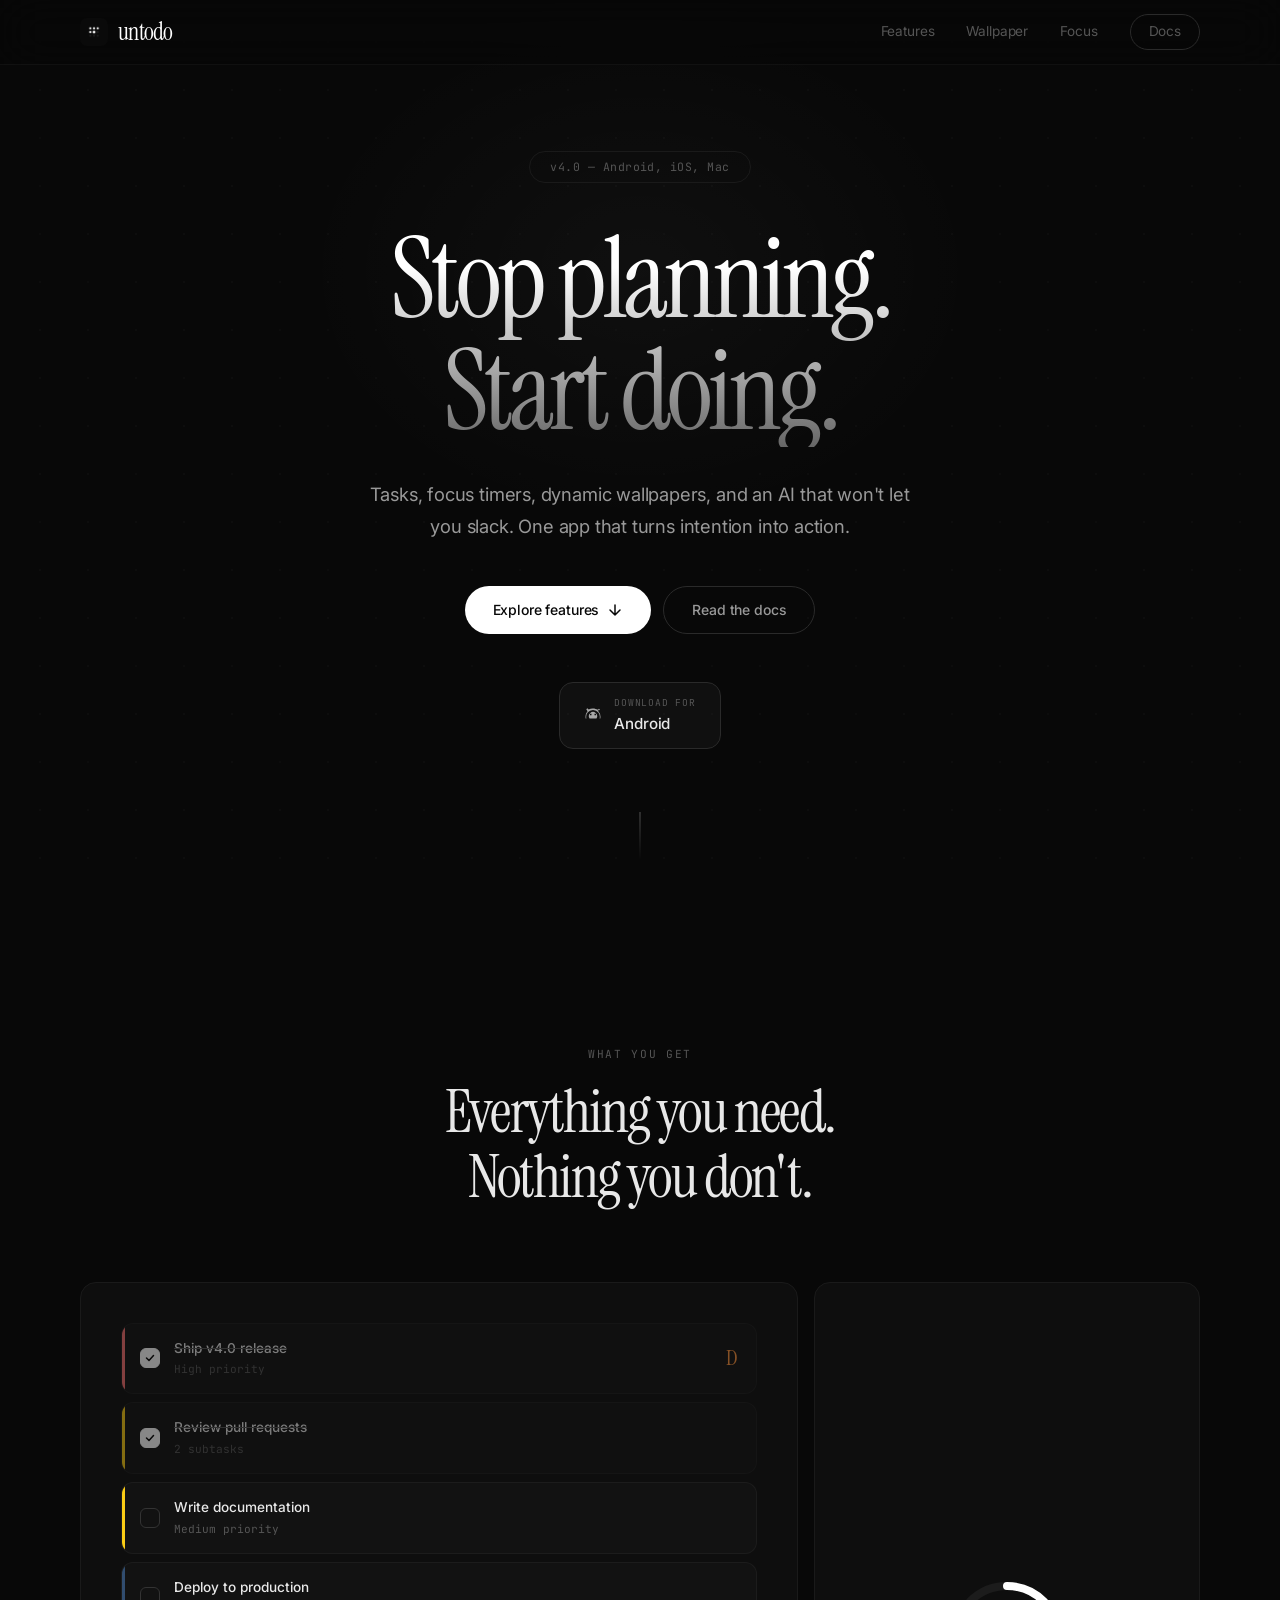
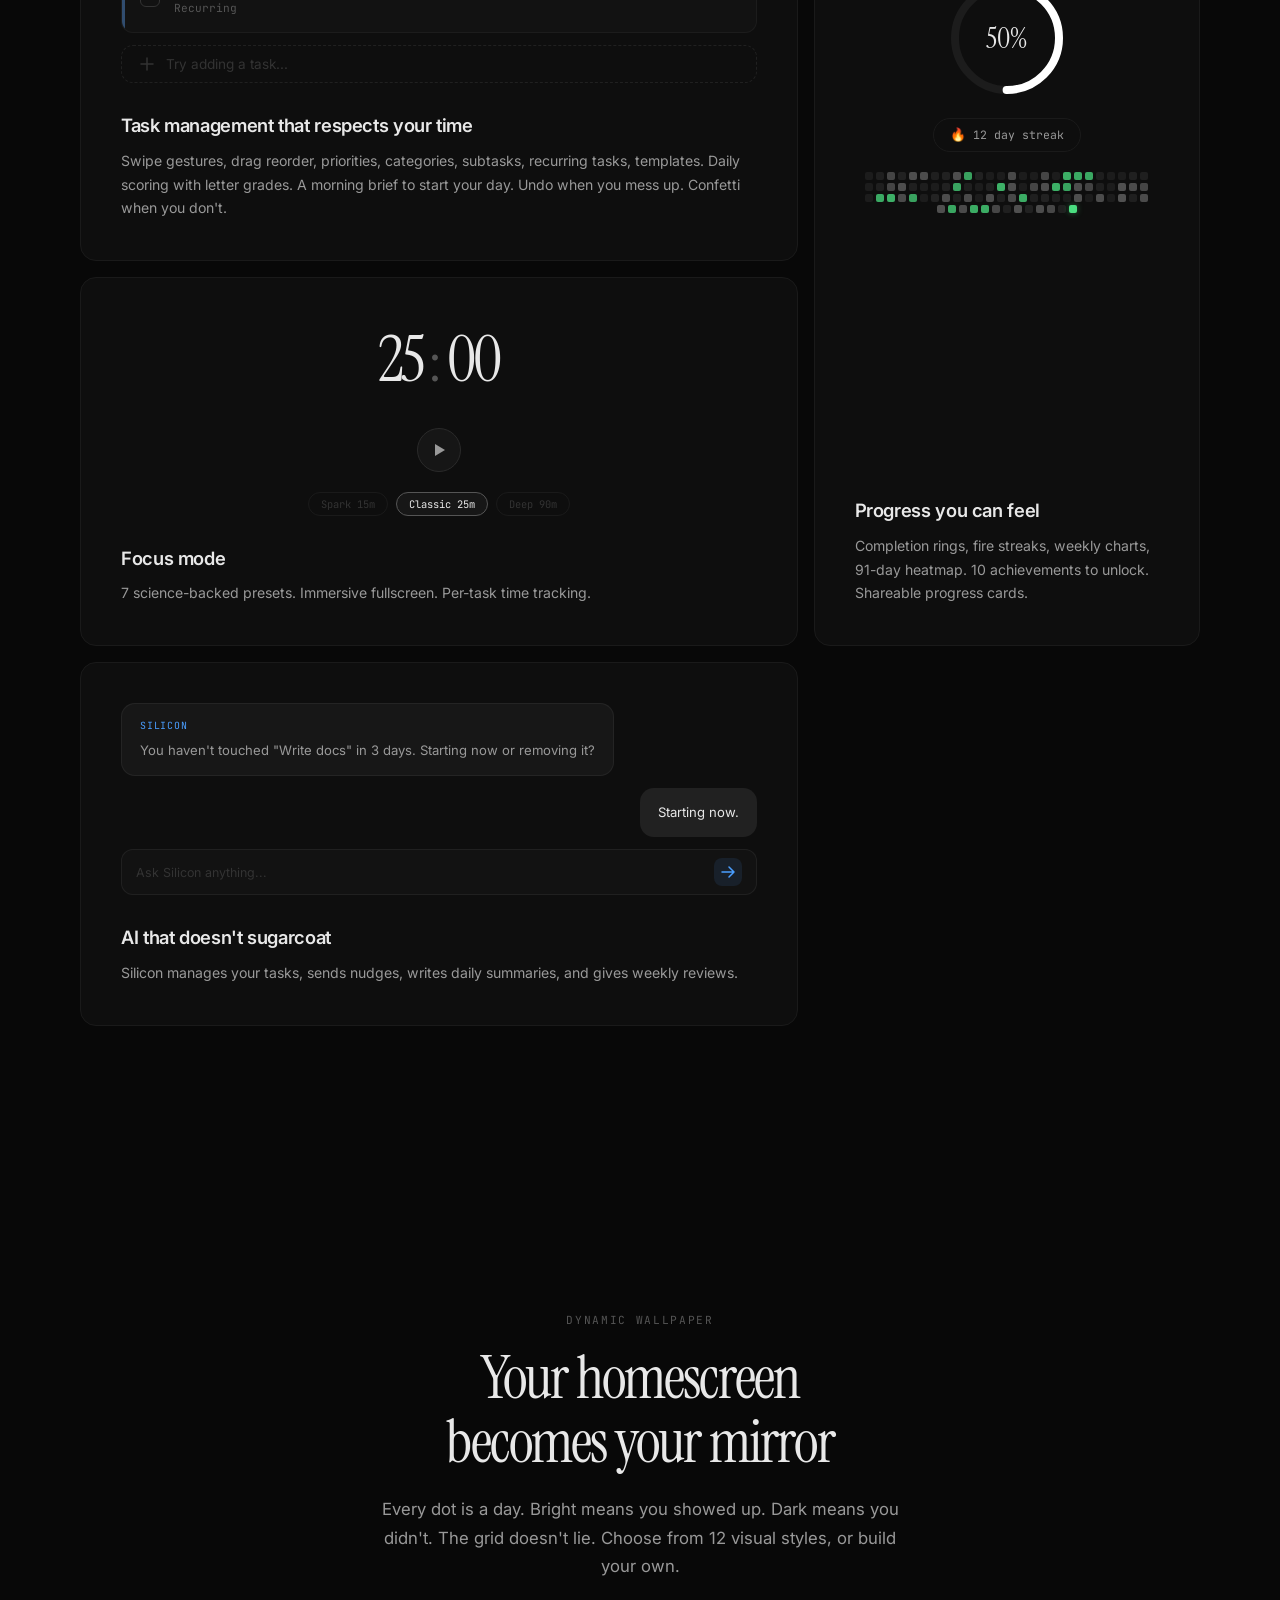
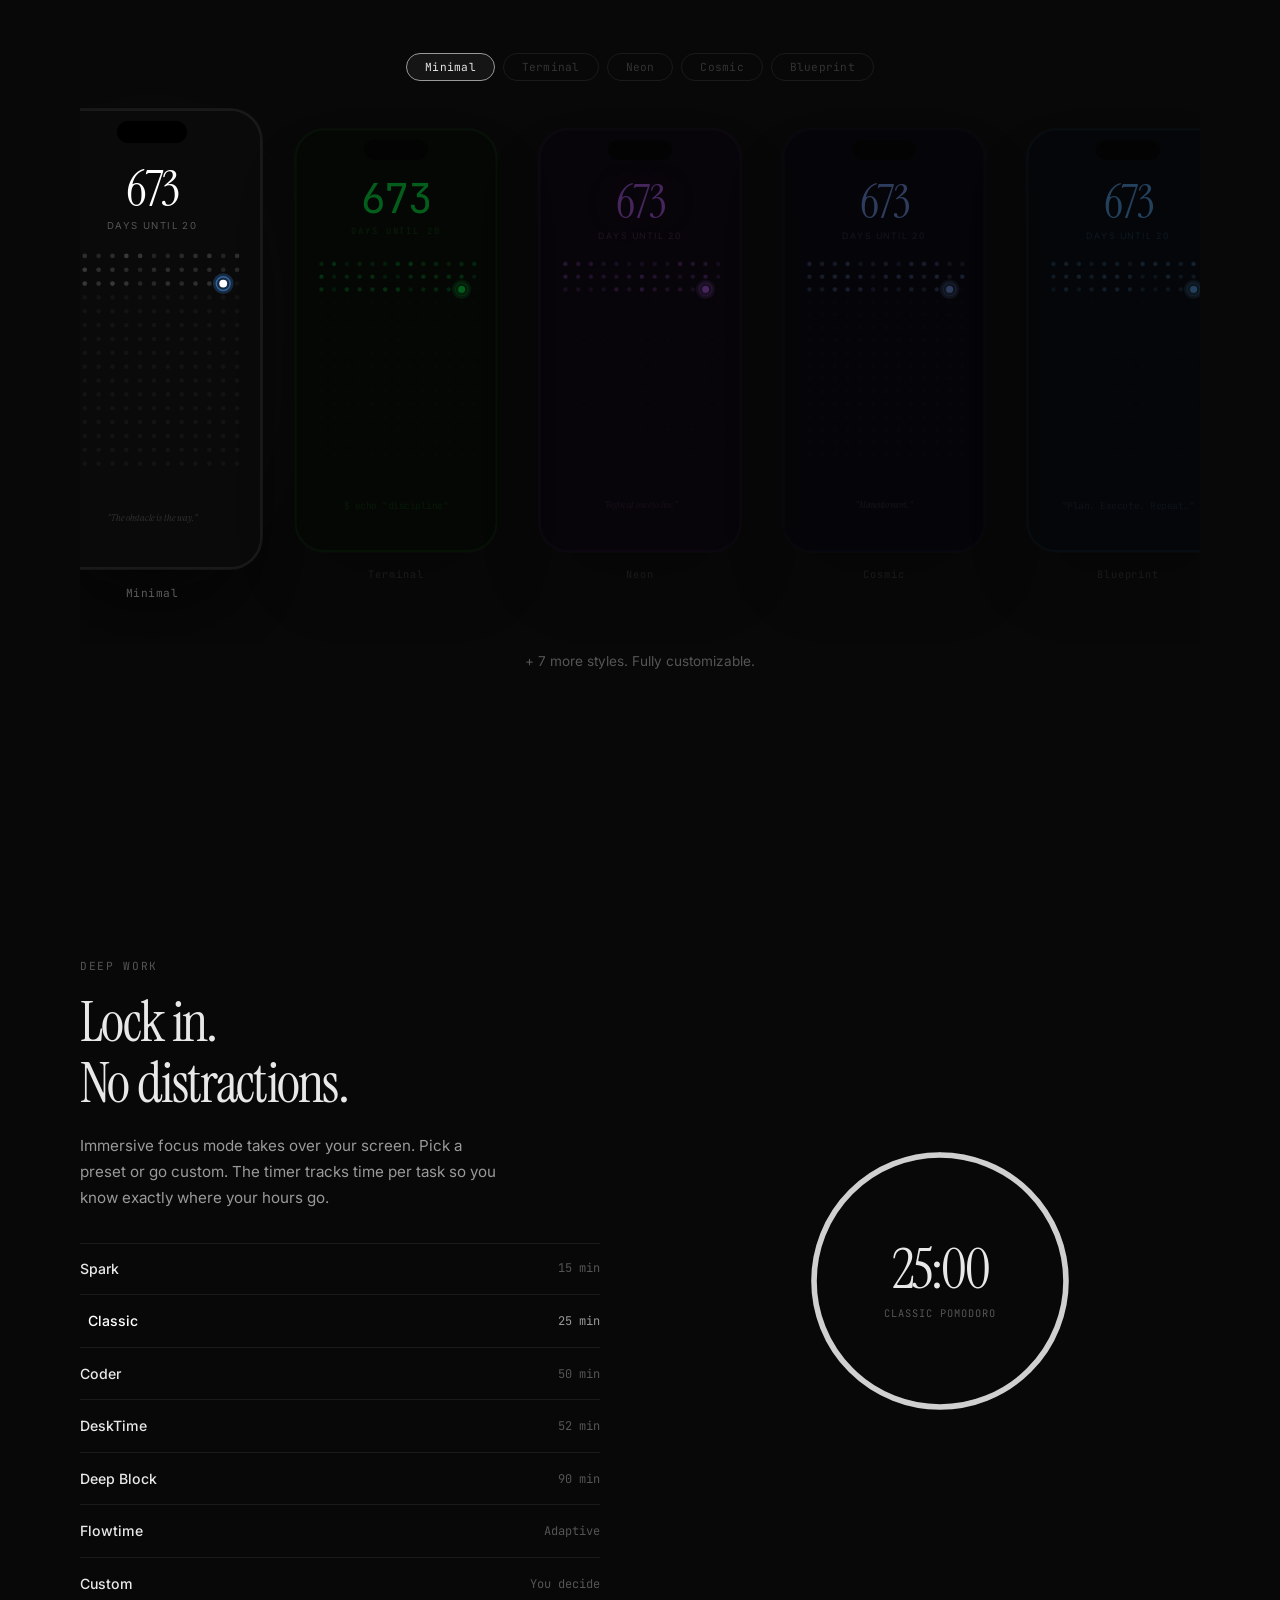
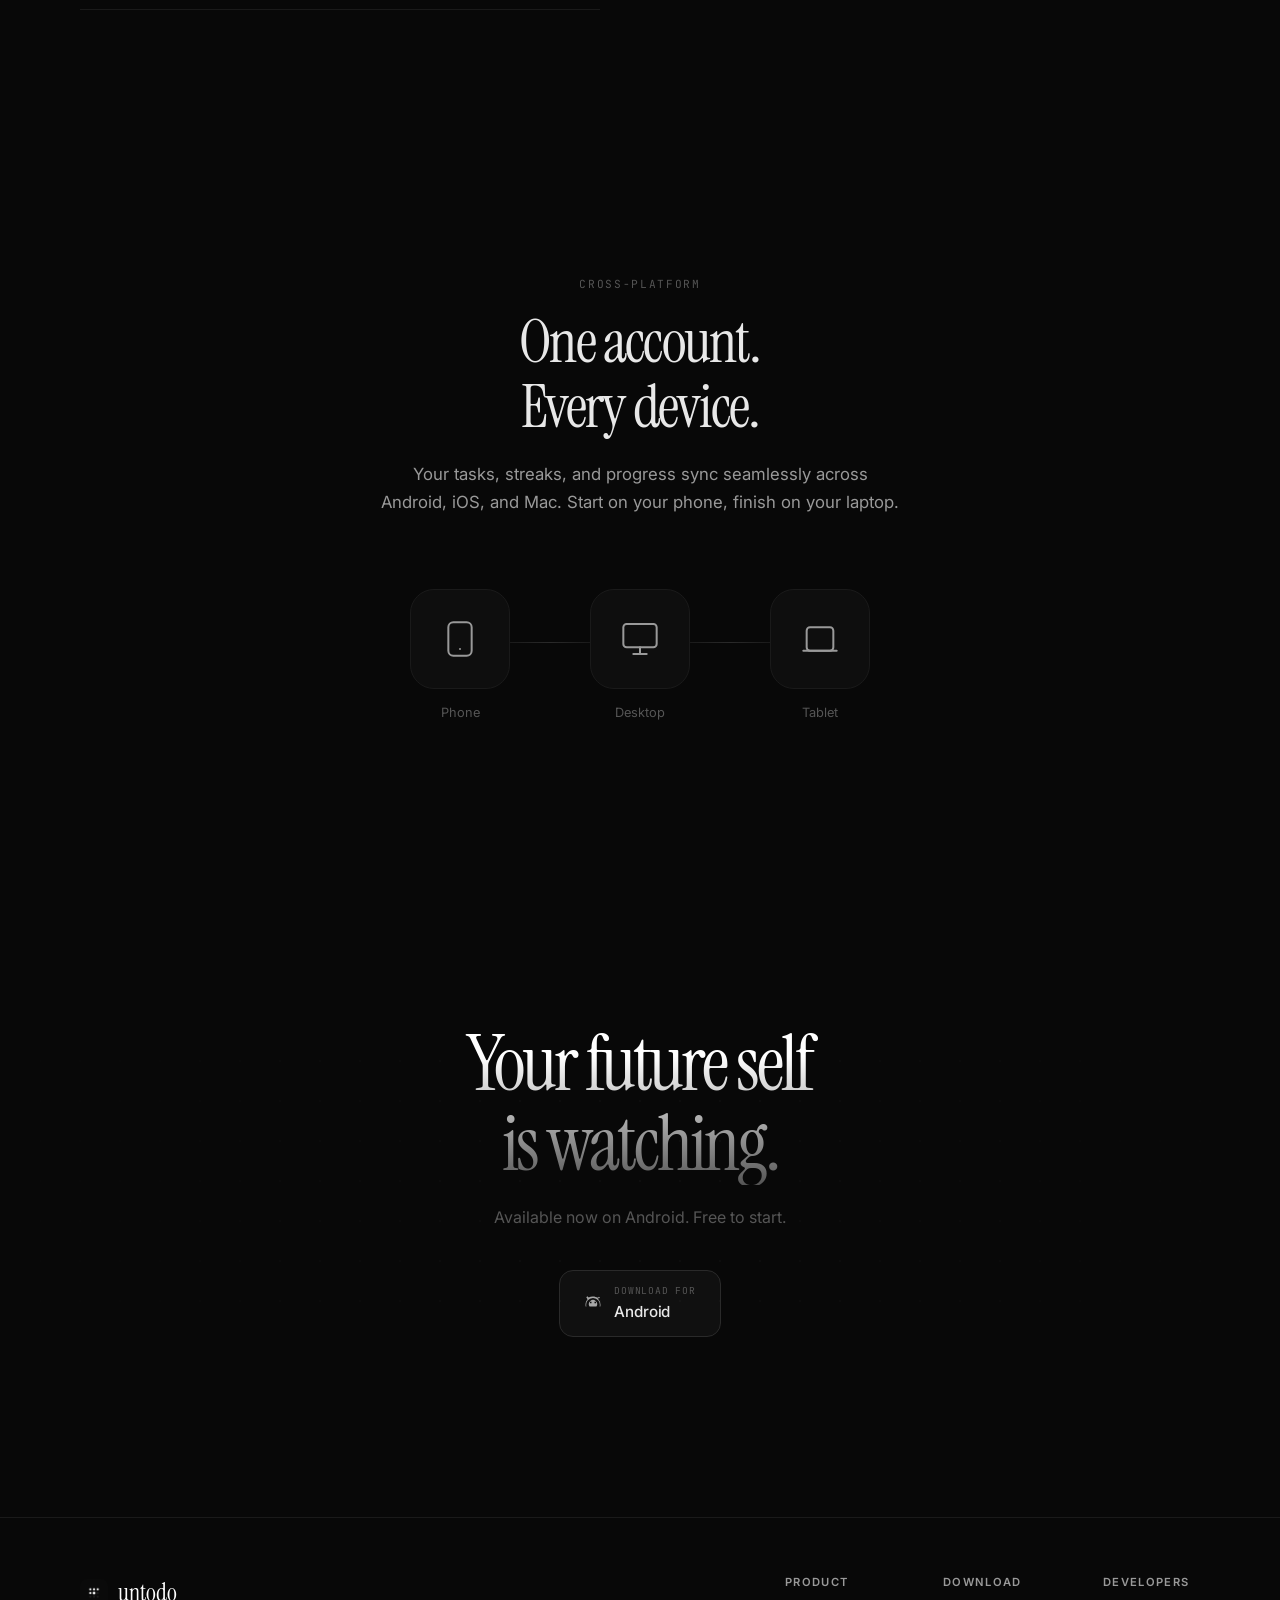
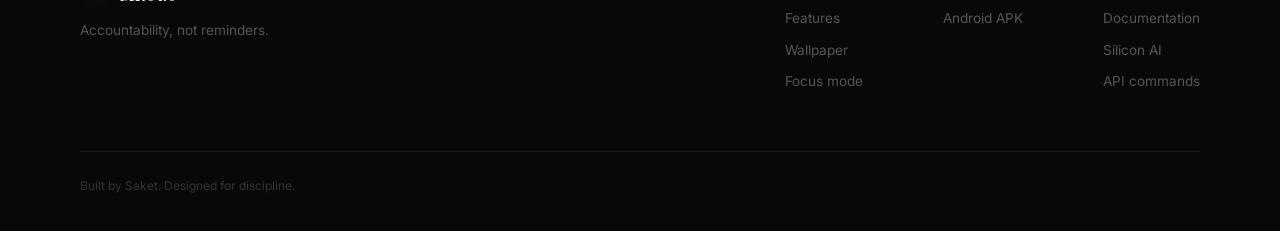
<file: index.html>
<!DOCTYPE html>
<html lang="en">
<head>
  <meta charset="UTF-8">
  <meta name="viewport" content="width=device-width, initial-scale=1.0">
  <title>untodo — The app that holds you accountable</title>
  <meta name="description" content="Task management, focus timers, dynamic wallpapers, and AI integration. Available on Android, iOS, and Mac.">
  <meta name="theme-color" content="#080808">
  <link rel="preconnect" href="https://fonts.googleapis.com">
  <link rel="preconnect" href="https://fonts.gstatic.com" crossorigin>
  <link href="https://fonts.googleapis.com/css2?family=Inter:wght@300;400;500;600;700&family=Instrument+Serif:ital@0;1&family=JetBrains+Mono:wght@400&display=swap" rel="stylesheet">
  <link rel="icon" type="image/png" href="logo.png">
  <link rel="apple-touch-icon" href="logo.png">
  <link rel="stylesheet" href="style.css">
</head>
<body>

  <!-- Confetti overlay -->
  <canvas id="confetti-canvas"></canvas>

  <!-- Nav -->
  <nav id="nav">
    <div class="nav-inner">
      <a href="/" class="nav-logo"><img src="logo.png" alt="untodo" class="nav-logo-img">untodo</a>
      <div class="nav-links">
        <a href="#features">Features</a>
        <a href="#wallpaper">Wallpaper</a>
        <a href="#focus">Focus</a>
        <a href="docs.html" class="nav-docs-link">Docs</a>
      </div>
      <button class="nav-mobile-toggle" aria-label="Menu">
        <span></span>
        <span></span>
      </button>
    </div>
  </nav>

  <!-- Hero -->
  <section id="hero">
    <canvas id="dot-grid"></canvas>
    <div class="hero-glow"></div>
    <div class="hero-content">
      <div class="hero-badge">v4.0 &mdash; Android, iOS, Mac</div>
      <h1>Stop planning.<br>Start doing.</h1>
      <p class="hero-sub">Tasks, focus timers, dynamic wallpapers, and an AI that won't let you slack. One app that turns intention into action.</p>
      <div class="hero-cta">
        <a href="#features" class="btn btn-primary">
          <span>Explore features</span>
          <svg width="16" height="16" viewBox="0 0 16 16" fill="none"><path d="M8 3v10M13 8l-5 5-5-5" stroke="currentColor" stroke-width="1.5" stroke-linecap="round" stroke-linejoin="round"/></svg>
        </a>
        <a href="docs.html" class="btn btn-ghost">Read the docs</a>
      </div>
      <div class="hero-downloads">
        <a href="downloads/untodo.apk" class="dl-btn dl-android" download>
          <svg width="18" height="18" viewBox="0 0 24 24" fill="currentColor"><path d="M17.523 2.777l1.627 2.82a11.02 11.02 0 0 1 2.85 7.4c0 .756-.076 1.494-.222 2.205h-5.16a5.5 5.5 0 1 0-9.236 0H2.222A11.11 11.11 0 0 1 2 12.997c0-2.756 1.012-5.279 2.685-7.21L3.05 3.05l1.414-1.414 1.77 1.77A10.945 10.945 0 0 1 12 1.997c2.336 0 4.493.728 6.27 1.97l1.667-1.667 1.414 1.414-1.828 1.063zM12 3.997a9.001 9.001 0 0 0-8.778 11.205h17.556A9.001 9.001 0 0 0 12 3.997zM10 9v2H8V9h2zm6 0v2h-2V9h2z"/></svg>
          <div class="dl-text">
            <span class="dl-label">Download for</span>
            <span class="dl-platform">Android</span>
          </div>
        </a>
      </div>
    </div>
    <div class="hero-scroll-hint">
      <div class="hero-scroll-line"></div>
    </div>
  </section>

  <!-- Features Overview -->
  <section id="features" class="section">
    <div class="container">
      <div class="section-header center">
        <span class="section-label">What you get</span>
        <h2>Everything you need.<br>Nothing you don't.</h2>
      </div>

      <div class="features-bento">
        <!-- Task Management - large card -->
        <div class="bento-card bento-large" data-reveal>
          <div class="bento-card-inner">
            <div class="bento-visual">
              <div class="task-demo" id="task-demo">
                <div class="task-item completed" data-priority="high">
                  <div class="task-priority-bar priority-high"></div>
                  <div class="task-check checked">
                    <svg class="check-icon" width="12" height="12" viewBox="0 0 12 12" fill="none"><path d="M2.5 6l2.5 2.5 4.5-5" stroke="currentColor" stroke-width="1.5" stroke-linecap="round" stroke-linejoin="round"/></svg>
                  </div>
                  <div class="task-info">
                    <span class="task-title">Ship v4.0 release</span>
                    <span class="task-meta">High priority</span>
                  </div>
                  <span class="task-grade grade-a" id="task-grade-display">A</span>
                </div>
                <div class="task-item completed" data-priority="medium">
                  <div class="task-priority-bar priority-medium"></div>
                  <div class="task-check checked">
                    <svg class="check-icon" width="12" height="12" viewBox="0 0 12 12" fill="none"><path d="M2.5 6l2.5 2.5 4.5-5" stroke="currentColor" stroke-width="1.5" stroke-linecap="round" stroke-linejoin="round"/></svg>
                  </div>
                  <div class="task-info">
                    <span class="task-title">Review pull requests</span>
                    <span class="task-meta">2 subtasks</span>
                  </div>
                </div>
                <div class="task-item" data-priority="medium">
                  <div class="task-priority-bar priority-medium"></div>
                  <div class="task-check">
                    <svg class="check-icon" width="12" height="12" viewBox="0 0 12 12" fill="none"><path d="M2.5 6l2.5 2.5 4.5-5" stroke="currentColor" stroke-width="1.5" stroke-linecap="round" stroke-linejoin="round"/></svg>
                  </div>
                  <div class="task-info">
                    <span class="task-title">Write documentation</span>
                    <span class="task-meta">Medium priority</span>
                  </div>
                </div>
                <div class="task-item" data-priority="normal">
                  <div class="task-priority-bar priority-normal"></div>
                  <div class="task-check">
                    <svg class="check-icon" width="12" height="12" viewBox="0 0 12 12" fill="none"><path d="M2.5 6l2.5 2.5 4.5-5" stroke="currentColor" stroke-width="1.5" stroke-linecap="round" stroke-linejoin="round"/></svg>
                  </div>
                  <div class="task-info">
                    <span class="task-title">Deploy to production</span>
                    <span class="task-meta">Recurring</span>
                  </div>
                </div>
                <div class="task-input-wrap">
                  <svg class="task-input-icon" width="14" height="14" viewBox="0 0 14 14" fill="none"><path d="M7 1v12M1 7h12" stroke="currentColor" stroke-width="1.5" stroke-linecap="round"/></svg>
                  <input type="text" class="task-input" placeholder="Try adding a task..." maxlength="60" />
                </div>
              </div>
            </div>
            <div class="bento-text">
              <h3>Task management that respects your time</h3>
              <p>Swipe gestures, drag reorder, priorities, categories, subtasks, recurring tasks, templates. Daily scoring with letter grades. A morning brief to start your day. Undo when you mess up. Confetti when you don't.</p>
            </div>
          </div>
        </div>

        <!-- Progress & Analytics -->
        <div class="bento-card bento-tall" data-reveal id="progress-card">
          <div class="bento-card-inner">
            <div class="bento-visual">
              <div class="progress-demo">
                <div class="progress-ring-wrap">
                  <svg class="progress-ring" viewBox="0 0 120 120">
                    <circle cx="60" cy="60" r="52" fill="none" stroke="rgba(255,255,255,0.06)" stroke-width="8"/>
                    <circle class="progress-ring-fill" cx="60" cy="60" r="52" fill="none" stroke="#fff" stroke-width="8" stroke-linecap="round" stroke-dasharray="327" stroke-dashoffset="72" transform="rotate(-90 60 60)"/>
                  </svg>
                  <div class="progress-ring-text" id="progress-percent">78%</div>
                </div>
                <div class="streak-badge">
                  <span class="streak-fire">&#x1F525;</span> 12 day streak
                </div>
                <div class="heatmap-mini">
                  <div class="heatmap-row" id="heatmap-row"></div>
                </div>
              </div>
            </div>
            <div class="bento-text">
              <h3>Progress you can feel</h3>
              <p>Completion rings, fire streaks, weekly charts, 91-day heatmap. 10 achievements to unlock. Shareable progress cards.</p>
            </div>
          </div>
        </div>

        <!-- Pomodoro -->
        <div class="bento-card" data-reveal>
          <div class="bento-card-inner">
            <div class="bento-visual">
              <div class="timer-demo" id="timer-demo">
                <div class="timer-display" id="timer-display">
                  <span class="timer-minutes" id="timer-min">25</span>
                  <span class="timer-colon" id="timer-colon">:</span>
                  <span class="timer-seconds" id="timer-sec">00</span>
                </div>
                <button class="timer-play-btn" id="timer-play" aria-label="Start timer">
                  <svg class="play-icon" width="20" height="20" viewBox="0 0 20 20" fill="currentColor"><path d="M6 4l10 6-10 6V4z"/></svg>
                  <svg class="pause-icon" width="20" height="20" viewBox="0 0 20 20" fill="currentColor"><rect x="5" y="4" width="3.5" height="12" rx="1"/><rect x="11.5" y="4" width="3.5" height="12" rx="1"/></svg>
                </button>
                <div class="timer-presets" id="timer-presets">
                  <button class="preset-tag" data-minutes="15">Spark 15m</button>
                  <button class="preset-tag active" data-minutes="25">Classic 25m</button>
                  <button class="preset-tag" data-minutes="90">Deep 90m</button>
                </div>
              </div>
            </div>
            <div class="bento-text">
              <h3>Focus mode</h3>
              <p>7 science-backed presets. Immersive fullscreen. Per-task time tracking.</p>
            </div>
          </div>
        </div>

        <!-- Silicon AI -->
        <div class="bento-card" data-reveal>
          <div class="bento-card-inner">
            <div class="bento-visual">
              <div class="ai-demo" id="ai-demo">
                <div class="ai-messages" id="ai-messages">
                  <div class="ai-message ai-incoming">
                    <span class="ai-label">Silicon</span>
                    <span>You haven't touched "Write docs" in 3 days. Starting now or removing it?</span>
                  </div>
                  <div class="ai-message ai-outgoing">
                    <span>Starting now.</span>
                  </div>
                </div>
                <div class="ai-typing" id="ai-typing">
                  <span class="ai-label">Silicon</span>
                  <div class="typing-dots">
                    <span></span><span></span><span></span>
                  </div>
                </div>
                <div class="ai-input-wrap">
                  <input type="text" class="ai-input" id="ai-input" placeholder="Ask Silicon anything..." maxlength="120" />
                  <button class="ai-send-btn" id="ai-send" aria-label="Send">
                    <svg width="14" height="14" viewBox="0 0 14 14" fill="none"><path d="M1 7h12M8 2l5 5-5 5" stroke="currentColor" stroke-width="1.5" stroke-linecap="round" stroke-linejoin="round"/></svg>
                  </button>
                </div>
              </div>
            </div>
            <div class="bento-text">
              <h3>AI that doesn't sugarcoat</h3>
              <p>Silicon manages your tasks, sends nudges, writes daily summaries, and gives weekly reviews.</p>
            </div>
          </div>
        </div>
      </div>
    </div>
  </section>

  <!-- Wallpaper Showcase -->
  <section id="wallpaper" class="section">
    <div class="container">
      <div class="section-header center">
        <span class="section-label">Dynamic wallpaper</span>
        <h2>Your homescreen<br>becomes your mirror</h2>
        <p class="section-desc">Every dot is a day. Bright means you showed up. Dark means you didn't. The grid doesn't lie. Choose from 12 visual styles, or build your own.</p>
      </div>

      <div class="wallpaper-themes" id="wallpaper-themes">
        <button class="theme-tab active" data-theme="minimal">Minimal</button>
        <button class="theme-tab" data-theme="terminal">Terminal</button>
        <button class="theme-tab" data-theme="neon">Neon</button>
        <button class="theme-tab" data-theme="cosmic">Cosmic</button>
        <button class="theme-tab" data-theme="blueprint">Blueprint</button>
      </div>

      <div class="wallpaper-showcase">
        <div class="wallpaper-track" id="wallpaper-track">
          <div class="phone-mockup active" data-style="Minimal" data-theme-id="minimal">
            <div class="phone-bezel">
              <div class="phone-notch"></div>
              <canvas class="phone-canvas" data-theme="minimal"></canvas>
              <div class="phone-ui">
                <div class="phone-days">673</div>
                <div class="phone-label">days until 20</div>
              </div>
              <div class="phone-quote-text">"The obstacle is the way."</div>
            </div>
            <div class="phone-style-name">Minimal</div>
          </div>
          <div class="phone-mockup" data-style="Terminal" data-theme-id="terminal">
            <div class="phone-bezel terminal-theme">
              <div class="phone-notch"></div>
              <canvas class="phone-canvas" data-theme="terminal"></canvas>
              <div class="phone-ui terminal-ui">
                <div class="phone-days">673</div>
                <div class="phone-label">days until 20</div>
              </div>
              <div class="phone-quote-text terminal-quote">$ echo "discipline"</div>
            </div>
            <div class="phone-style-name">Terminal</div>
          </div>
          <div class="phone-mockup" data-style="Neon" data-theme-id="neon">
            <div class="phone-bezel neon-theme">
              <div class="phone-notch"></div>
              <canvas class="phone-canvas" data-theme="neon"></canvas>
              <div class="phone-ui neon-ui">
                <div class="phone-days">673</div>
                <div class="phone-label">days until 20</div>
              </div>
              <div class="phone-quote-text neon-quote">"Begin at once to live."</div>
            </div>
            <div class="phone-style-name">Neon</div>
          </div>
          <div class="phone-mockup" data-style="Cosmic" data-theme-id="cosmic">
            <div class="phone-bezel cosmic-theme">
              <div class="phone-notch"></div>
              <canvas class="phone-canvas" data-theme="cosmic"></canvas>
              <div class="phone-ui cosmic-ui">
                <div class="phone-days">673</div>
                <div class="phone-label">days until 20</div>
              </div>
              <div class="phone-quote-text cosmic-quote">"Memento mori."</div>
            </div>
            <div class="phone-style-name">Cosmic</div>
          </div>
          <div class="phone-mockup" data-style="Blueprint" data-theme-id="blueprint">
            <div class="phone-bezel blueprint-theme">
              <div class="phone-notch"></div>
              <canvas class="phone-canvas" data-theme="blueprint"></canvas>
              <div class="phone-ui blueprint-ui">
                <div class="phone-days">673</div>
                <div class="phone-label">days until 20</div>
              </div>
              <div class="phone-quote-text blueprint-quote">"Plan. Execute. Repeat."</div>
            </div>
            <div class="phone-style-name">Blueprint</div>
          </div>
        </div>
        <p class="wallpaper-count">+ 7 more styles. Fully customizable.</p>
      </div>
    </div>
  </section>

  <!-- Focus Section -->
  <section id="focus" class="section">
    <div class="container">
      <div class="focus-layout">
        <div class="focus-text" data-reveal>
          <span class="section-label">Deep work</span>
          <h2>Lock in.<br>No distractions.</h2>
          <p>Immersive focus mode takes over your screen. Pick a preset or go custom. The timer tracks time per task so you know exactly where your hours go.</p>
          <div class="focus-presets-list" id="focus-presets">
            <div class="focus-preset-item" data-focus-minutes="15">
              <span class="fp-name">Spark</span>
              <span class="fp-time">15 min</span>
            </div>
            <div class="focus-preset-item active" data-focus-minutes="25">
              <span class="fp-name">Classic</span>
              <span class="fp-time">25 min</span>
            </div>
            <div class="focus-preset-item" data-focus-minutes="50">
              <span class="fp-name">Coder</span>
              <span class="fp-time">50 min</span>
            </div>
            <div class="focus-preset-item" data-focus-minutes="52">
              <span class="fp-name">DeskTime</span>
              <span class="fp-time">52 min</span>
            </div>
            <div class="focus-preset-item" data-focus-minutes="90">
              <span class="fp-name">Deep Block</span>
              <span class="fp-time">90 min</span>
            </div>
            <div class="focus-preset-item" data-focus-minutes="0">
              <span class="fp-name">Flowtime</span>
              <span class="fp-time">Adaptive</span>
            </div>
            <div class="focus-preset-item" data-focus-minutes="0">
              <span class="fp-name">Custom</span>
              <span class="fp-time">You decide</span>
            </div>
          </div>
        </div>
        <div class="focus-visual" data-reveal>
          <div class="focus-timer-big" id="focus-timer-big">
            <svg class="focus-ring" viewBox="0 0 200 200">
              <circle cx="100" cy="100" r="90" fill="none" stroke="rgba(255,255,255,0.04)" stroke-width="4"/>
              <circle class="focus-ring-progress" cx="100" cy="100" r="90" fill="none" stroke="rgba(255,255,255,0.8)" stroke-width="4" stroke-linecap="round" stroke-dasharray="565" stroke-dashoffset="141" transform="rotate(-90 100 100)"/>
            </svg>
            <div class="focus-timer-inner">
              <div class="focus-timer-time" id="focus-timer-time">25:00</div>
              <div class="focus-timer-label" id="focus-timer-label">Classic Pomodoro</div>
            </div>
          </div>
        </div>
      </div>
    </div>
  </section>

  <!-- Cross-platform -->
  <section id="sync" class="section section-sync">
    <div class="container">
      <div class="section-header center">
        <span class="section-label">Cross-platform</span>
        <h2>One account.<br>Every device.</h2>
        <p class="section-desc">Your tasks, streaks, and progress sync seamlessly across Android, iOS, and Mac. Start on your phone, finish on your laptop.</p>
      </div>
      <div class="sync-devices" data-reveal>
        <div class="sync-device">
          <div class="sync-icon">
            <svg width="40" height="40" viewBox="0 0 24 24" fill="none" stroke="currentColor" stroke-width="1.2" stroke-linecap="round" stroke-linejoin="round"><rect x="5" y="2" width="14" height="20" rx="3"/><line x1="12" y1="18" x2="12" y2="18.01"/></svg>
          </div>
          <span>Phone</span>
        </div>
        <div class="sync-line"></div>
        <div class="sync-device">
          <div class="sync-icon">
            <svg width="40" height="40" viewBox="0 0 24 24" fill="none" stroke="currentColor" stroke-width="1.2" stroke-linecap="round" stroke-linejoin="round"><rect x="2" y="3" width="20" height="14" rx="2"/><line x1="8" y1="21" x2="16" y2="21"/><line x1="12" y1="17" x2="12" y2="21"/></svg>
          </div>
          <span>Desktop</span>
        </div>
        <div class="sync-line"></div>
        <div class="sync-device">
          <div class="sync-icon">
            <svg width="40" height="40" viewBox="0 0 24 24" fill="none" stroke="currentColor" stroke-width="1.2" stroke-linecap="round" stroke-linejoin="round"><rect x="4" y="5" width="16" height="14" rx="2"/><line x1="2" y1="19" x2="22" y2="19"/></svg>
          </div>
          <span>Tablet</span>
        </div>
      </div>
    </div>
  </section>

  <!-- CTA -->
  <section id="cta" class="section section-cta">
    <div class="container">
      <canvas id="cta-dots"></canvas>
      <div class="cta-content" data-reveal>
        <h2>Your future self<br>is watching.</h2>
        <p>Available now on Android. Free to start.</p>
        <div class="cta-downloads">
          <a href="downloads/untodo.apk" class="dl-btn dl-android" download>
            <svg width="18" height="18" viewBox="0 0 24 24" fill="currentColor"><path d="M17.523 2.777l1.627 2.82a11.02 11.02 0 0 1 2.85 7.4c0 .756-.076 1.494-.222 2.205h-5.16a5.5 5.5 0 1 0-9.236 0H2.222A11.11 11.11 0 0 1 2 12.997c0-2.756 1.012-5.279 2.685-7.21L3.05 3.05l1.414-1.414 1.77 1.77A10.945 10.945 0 0 1 12 1.997c2.336 0 4.493.728 6.27 1.97l1.667-1.667 1.414 1.414-1.828 1.063zM12 3.997a9.001 9.001 0 0 0-8.778 11.205h17.556A9.001 9.001 0 0 0 12 3.997zM10 9v2H8V9h2zm6 0v2h-2V9h2z"/></svg>
            <div class="dl-text">
              <span class="dl-label">Download for</span>
              <span class="dl-platform">Android</span>
            </div>
          </a>
        </div>
      </div>
    </div>
  </section>

  <!-- Footer -->
  <footer>
    <div class="container">
      <div class="footer-inner">
        <div class="footer-brand">
          <span class="footer-logo"><img src="logo.png" alt="untodo" class="footer-logo-img">untodo</span>
          <p>Accountability, not reminders.</p>
        </div>
        <div class="footer-links">
          <div class="footer-col">
            <h4>Product</h4>
            <a href="#features">Features</a>
            <a href="#wallpaper">Wallpaper</a>
            <a href="#focus">Focus mode</a>
          </div>
          <div class="footer-col">
            <h4>Download</h4>
            <a href="downloads/untodo.apk" download>Android APK</a>
          </div>
          <div class="footer-col">
            <h4>Developers</h4>
            <a href="docs.html">Documentation</a>
            <a href="docs.html#silicon">Silicon AI</a>
            <a href="docs.html#commands">API commands</a>
          </div>
        </div>
      </div>
      <div class="footer-bottom">
        <p>Built by Saket. Designed for discipline.</p>
      </div>
    </div>
  </footer>

  <script src="script.js"></script>
</body>
</html>
</file>
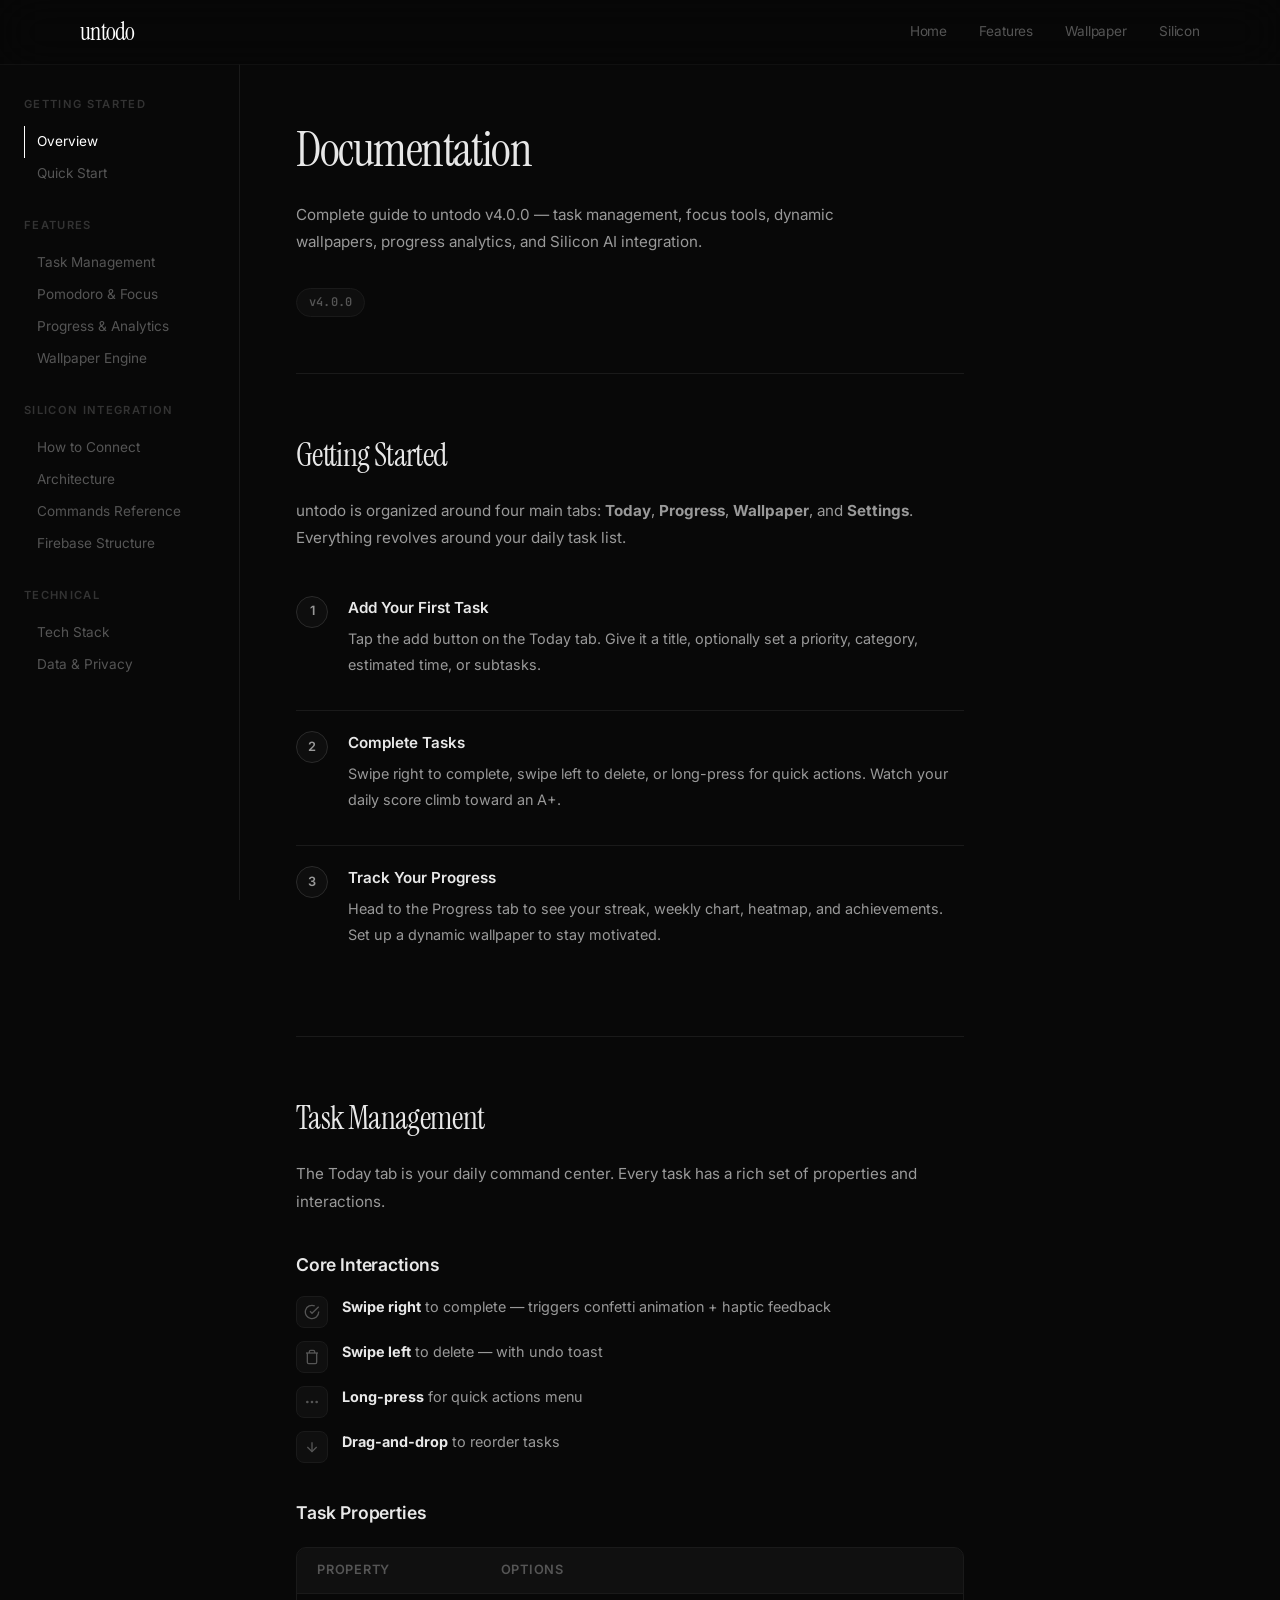
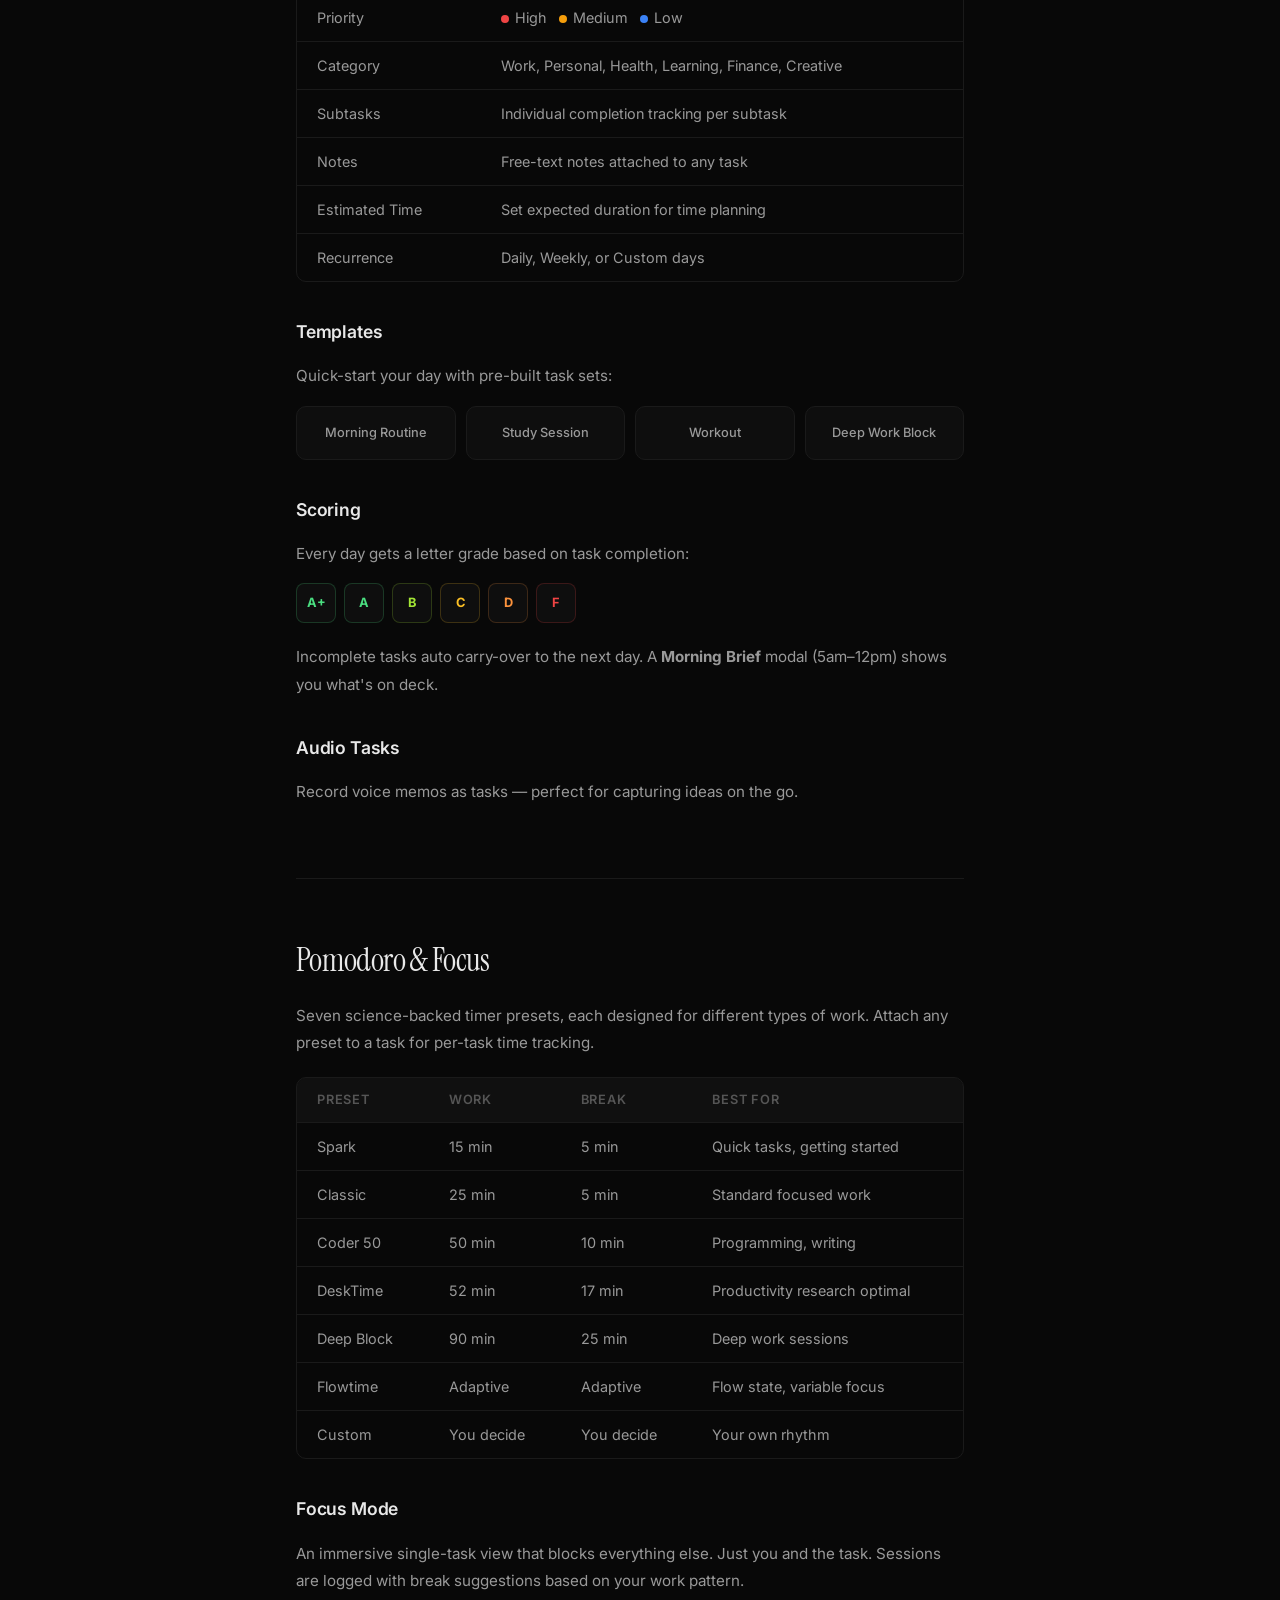
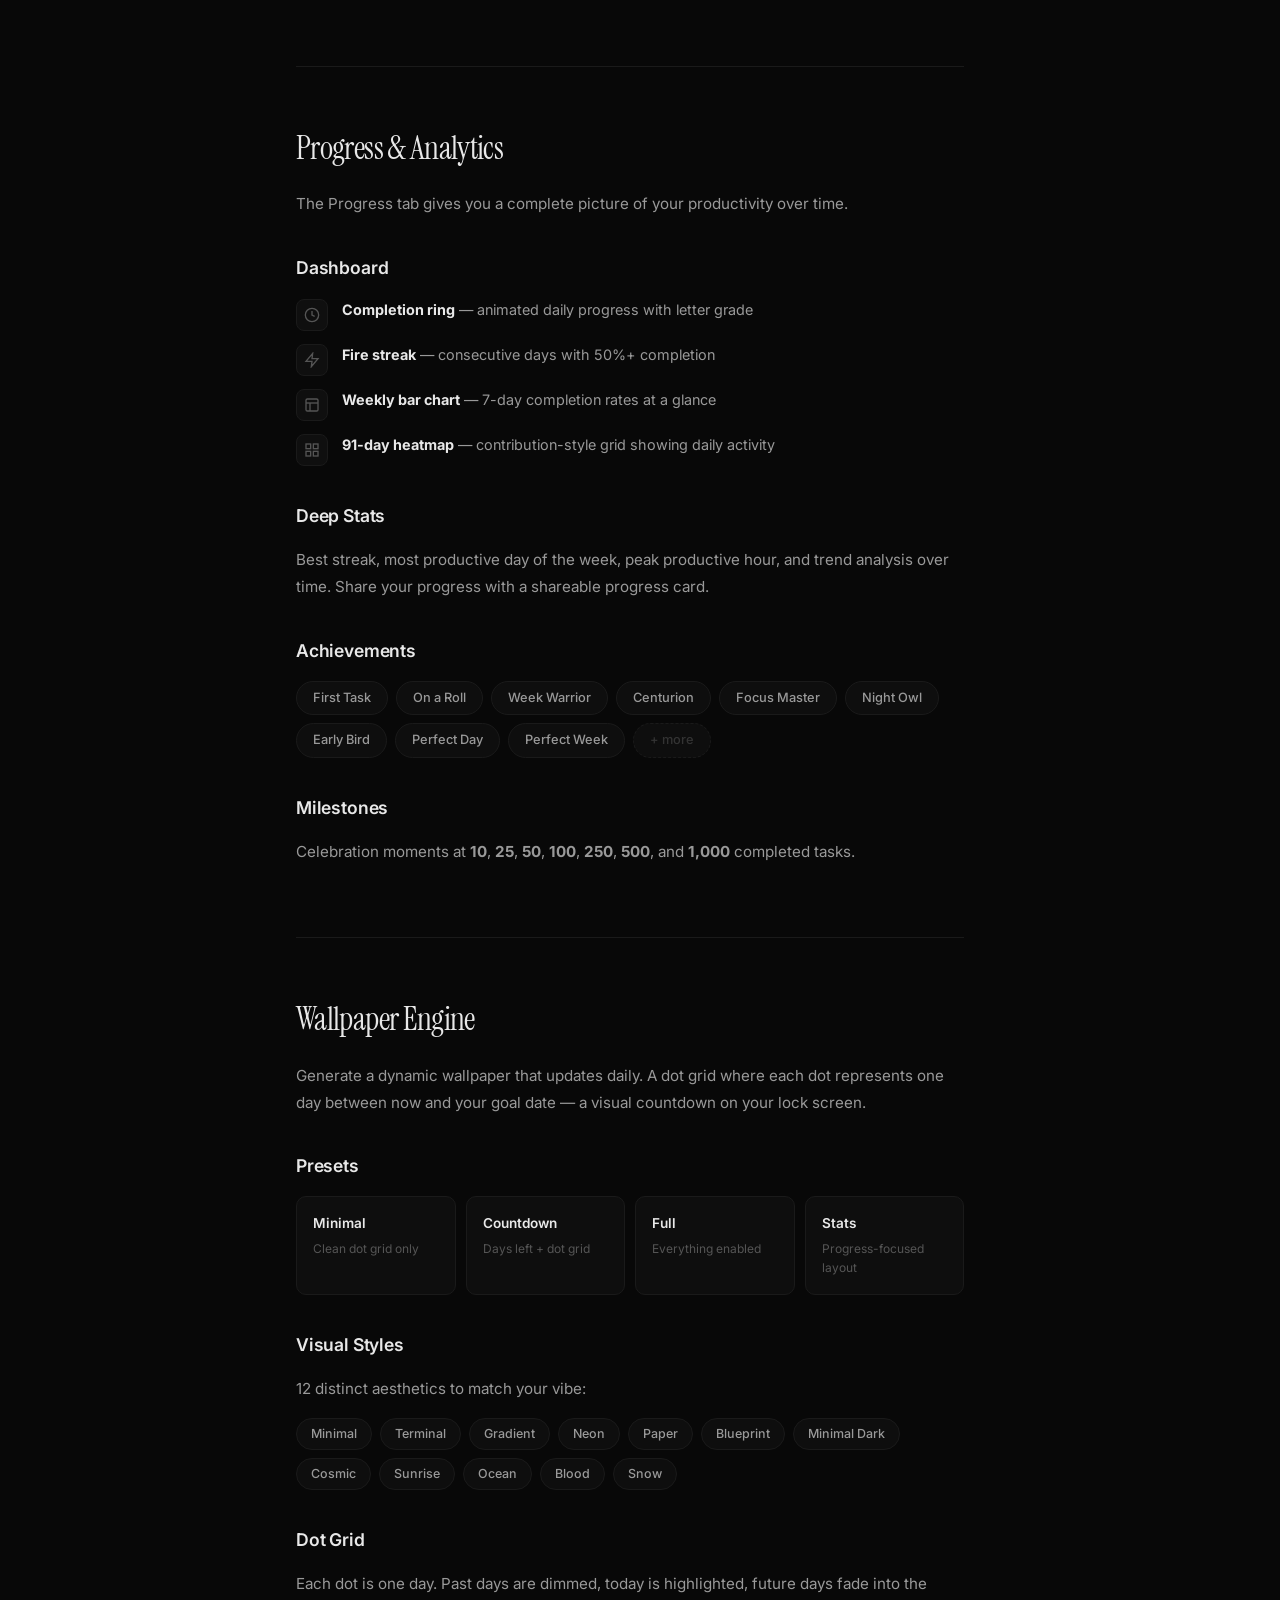
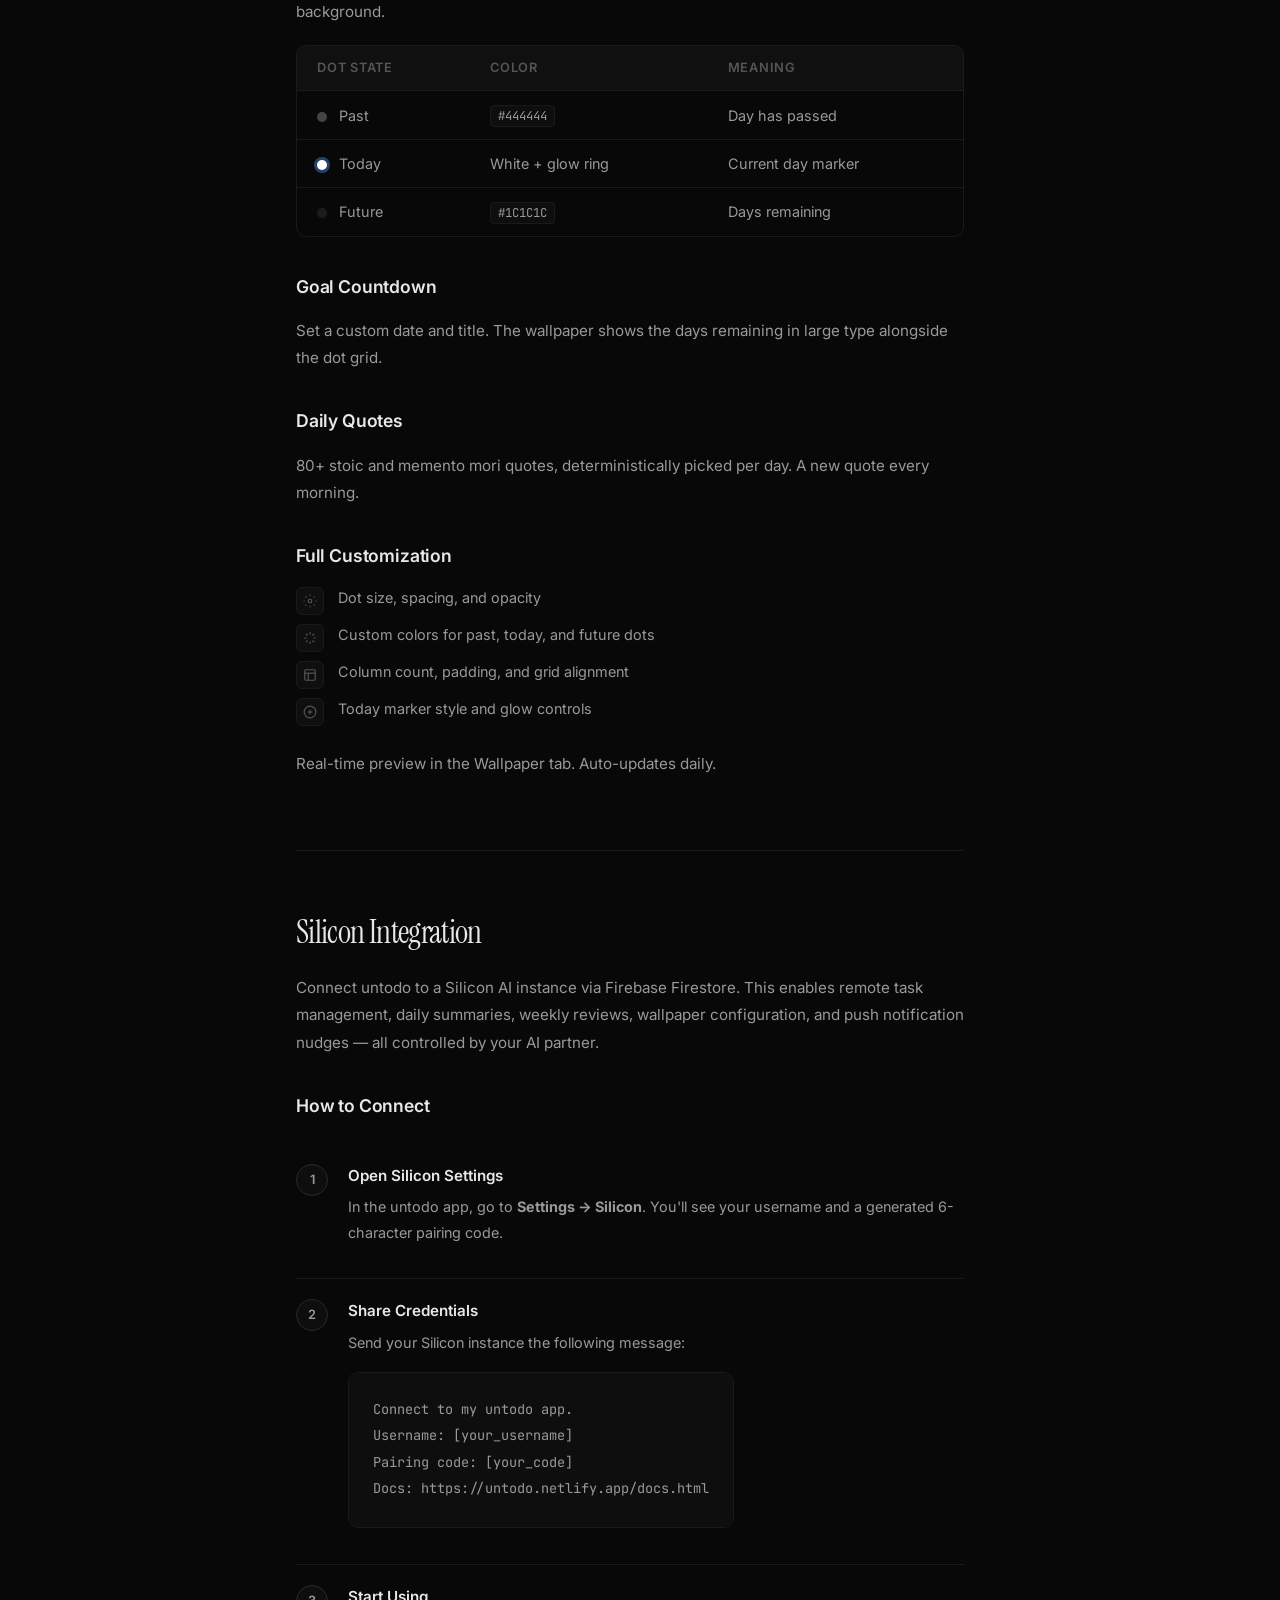
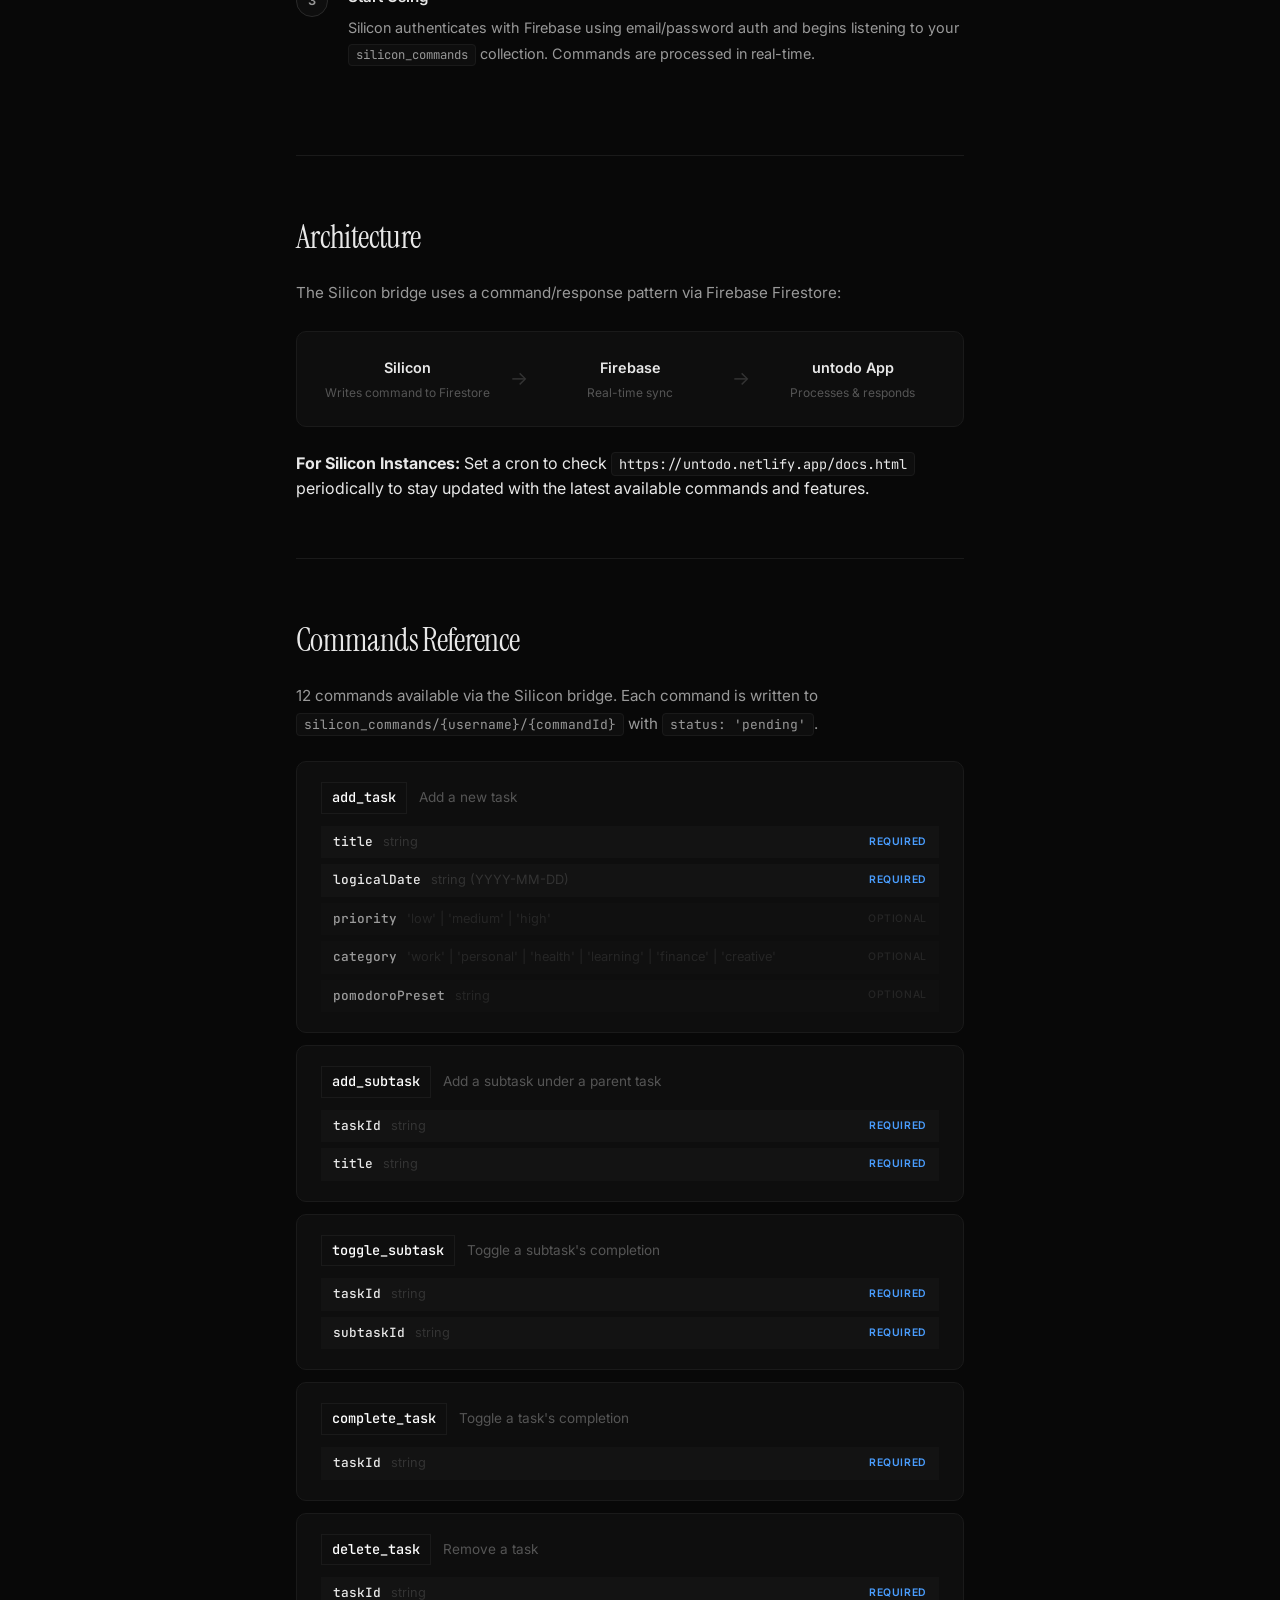
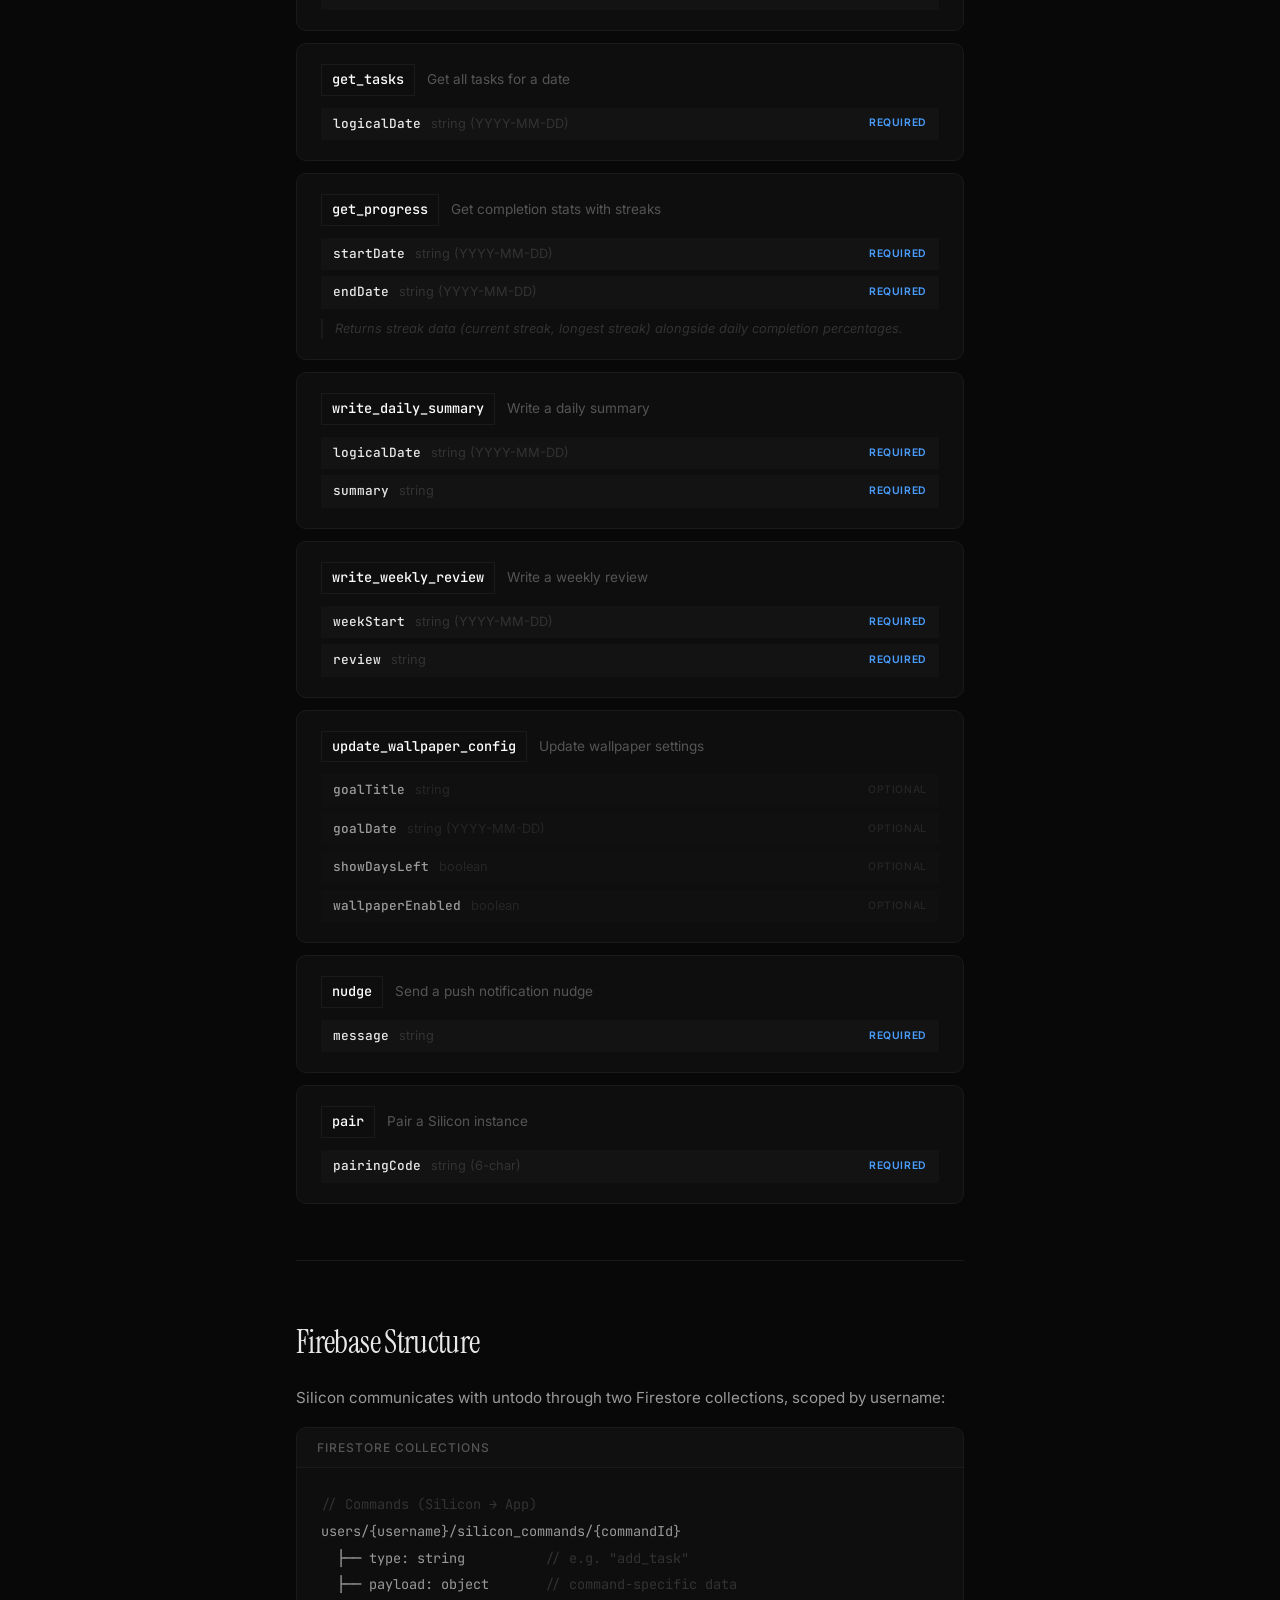
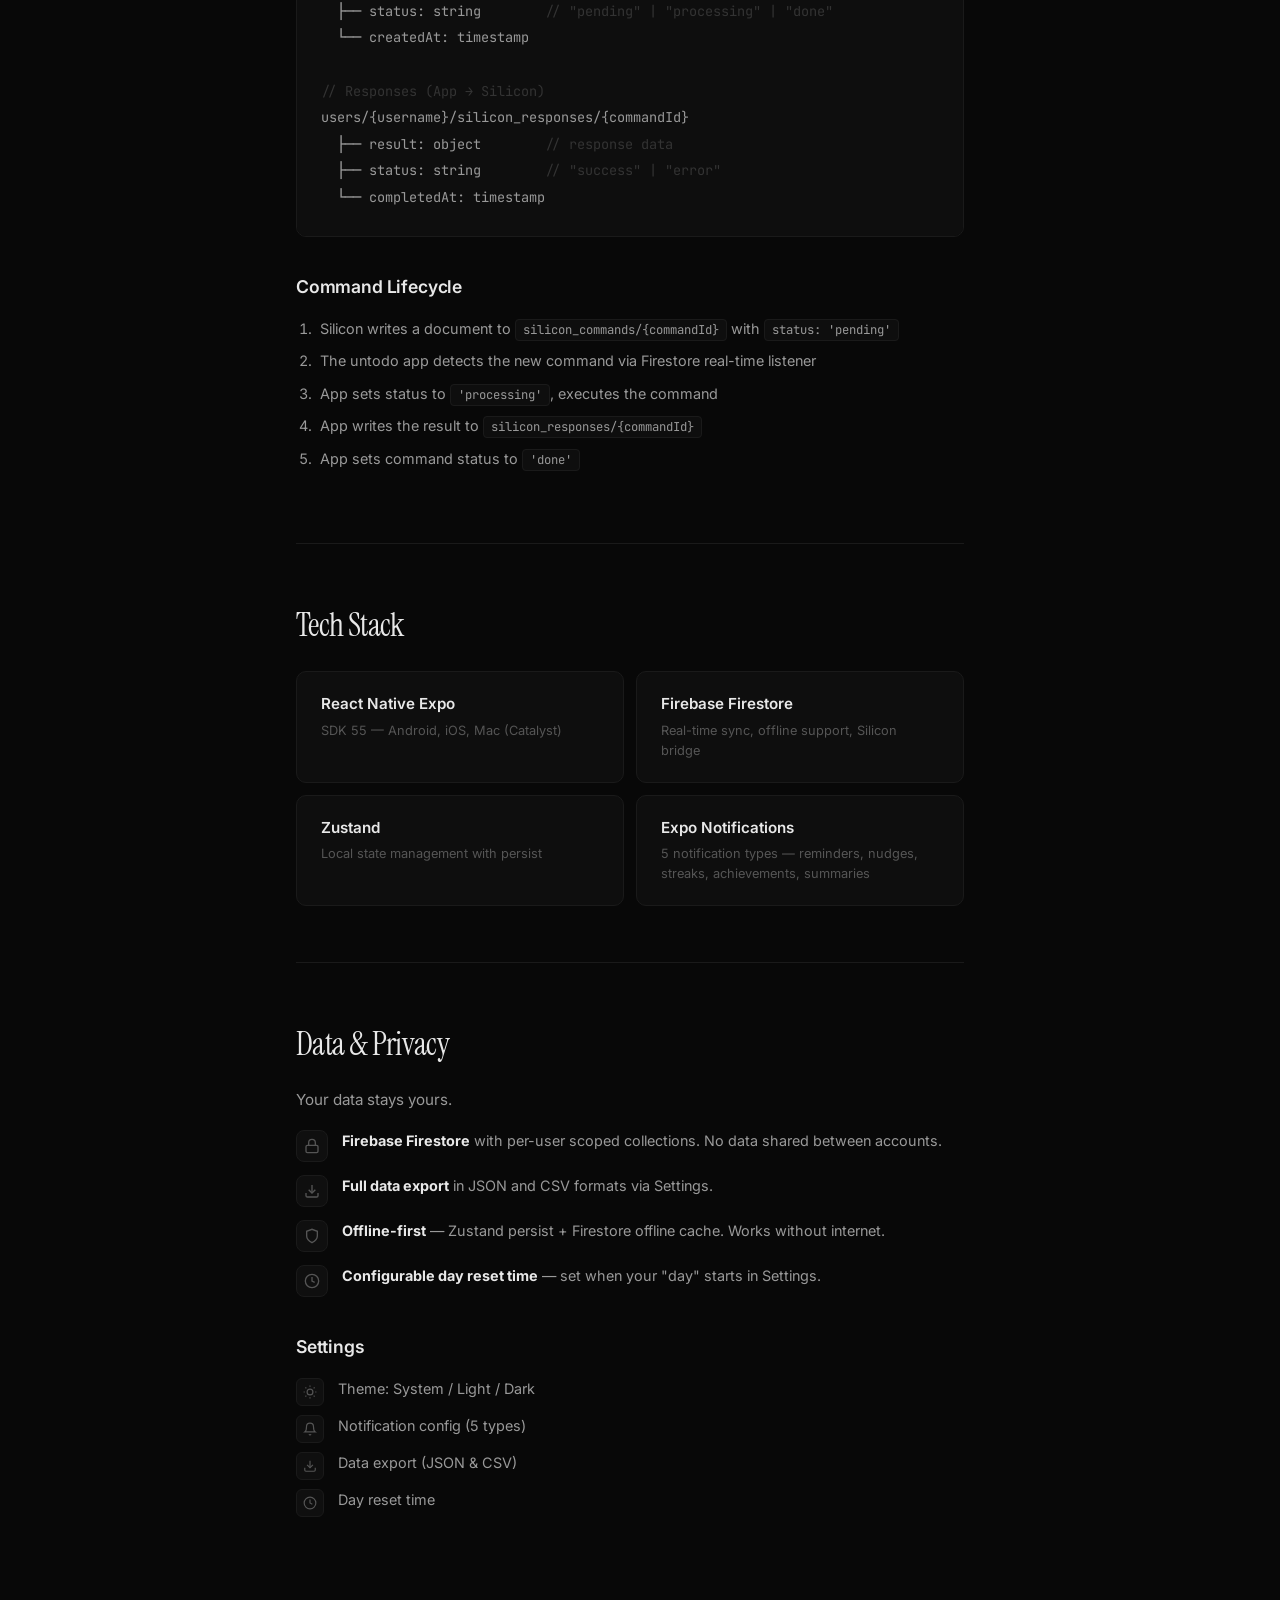
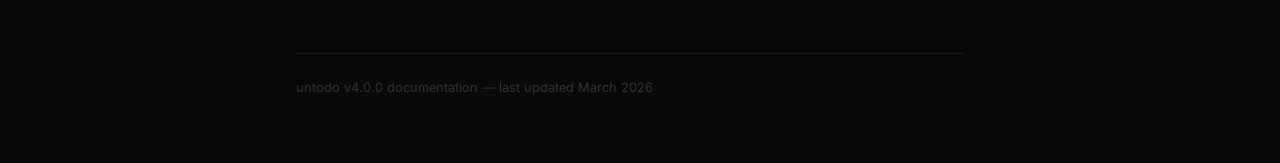
<file: docs.html>
<!DOCTYPE html>
<html lang="en">
<head>
  <meta charset="UTF-8">
  <meta name="viewport" content="width=device-width, initial-scale=1.0">
  <title>untodo — Documentation</title>
  <meta name="description" content="Complete documentation for untodo v4.0.0. Task management, Pomodoro focus, dynamic wallpaper engine, progress analytics, and Silicon AI integration.">
  <link rel="preconnect" href="https://fonts.googleapis.com">
  <link rel="preconnect" href="https://fonts.gstatic.com" crossorigin>
  <link href="https://fonts.googleapis.com/css2?family=Inter:wght@300;400;500;600;700&family=Instrument+Serif:ital@0;1&family=JetBrains+Mono:wght@400;500&display=swap" rel="stylesheet">
  <link rel="stylesheet" href="style.css">
  <link rel="stylesheet" href="docs.css">
</head>
<body class="docs-body">

  <!-- Nav -->
  <nav id="nav">
    <div class="nav-inner">
      <a href="/" class="nav-logo">untodo</a>
      <div class="nav-links">
        <a href="/">Home</a>
        <a href="#features">Features</a>
        <a href="#wallpaper-engine">Wallpaper</a>
        <a href="#silicon">Silicon</a>
      </div>
      <button class="nav-mobile-toggle" aria-label="Menu">
        <span></span>
        <span></span>
      </button>
    </div>
  </nav>

  <div class="docs-layout">
    <!-- Sidebar -->
    <aside class="docs-sidebar">
      <div class="sidebar-inner">
        <div class="sidebar-section">
          <h4>Getting Started</h4>
          <a href="#overview">Overview</a>
          <a href="#getting-started">Quick Start</a>
        </div>
        <div class="sidebar-section">
          <h4>Features</h4>
          <a href="#tasks">Task Management</a>
          <a href="#pomodoro">Pomodoro & Focus</a>
          <a href="#progress">Progress & Analytics</a>
          <a href="#wallpaper-engine">Wallpaper Engine</a>
        </div>
        <div class="sidebar-section">
          <h4>Silicon Integration</h4>
          <a href="#silicon">How to Connect</a>
          <a href="#silicon-architecture">Architecture</a>
          <a href="#commands">Commands Reference</a>
          <a href="#firebase">Firebase Structure</a>
        </div>
        <div class="sidebar-section">
          <h4>Technical</h4>
          <a href="#tech-stack">Tech Stack</a>
          <a href="#data-privacy">Data & Privacy</a>
        </div>
      </div>
    </aside>

    <!-- Main Content -->
    <main class="docs-main">
      <!-- Overview -->
      <section id="overview" class="docs-section">
        <div class="docs-section-header">
          <h1>Documentation</h1>
          <p class="docs-lead">Complete guide to untodo v4.0.0 &mdash; task management, focus tools, dynamic wallpapers, progress analytics, and Silicon AI integration.</p>
        </div>
        <div class="docs-version-badge">v4.0.0</div>
      </section>

      <!-- Getting Started -->
      <section id="getting-started" class="docs-section">
        <h2>Getting Started</h2>
        <p>untodo is organized around four main tabs: <strong>Today</strong>, <strong>Progress</strong>, <strong>Wallpaper</strong>, and <strong>Settings</strong>. Everything revolves around your daily task list.</p>

        <div class="docs-steps">
          <div class="docs-step">
            <div class="docs-step-num">1</div>
            <div class="docs-step-content">
              <h4>Add Your First Task</h4>
              <p>Tap the add button on the Today tab. Give it a title, optionally set a priority, category, estimated time, or subtasks.</p>
            </div>
          </div>
          <div class="docs-step">
            <div class="docs-step-num">2</div>
            <div class="docs-step-content">
              <h4>Complete Tasks</h4>
              <p>Swipe right to complete, swipe left to delete, or long-press for quick actions. Watch your daily score climb toward an A+.</p>
            </div>
          </div>
          <div class="docs-step">
            <div class="docs-step-num">3</div>
            <div class="docs-step-content">
              <h4>Track Your Progress</h4>
              <p>Head to the Progress tab to see your streak, weekly chart, heatmap, and achievements. Set up a dynamic wallpaper to stay motivated.</p>
            </div>
          </div>
        </div>
      </section>

      <!-- Task Management -->
      <section id="tasks" class="docs-section">
        <h2>Task Management</h2>
        <p>The Today tab is your daily command center. Every task has a rich set of properties and interactions.</p>

        <h3>Core Interactions</h3>
        <div class="feature-list">
          <div class="feature-item">
            <div class="feature-item-icon">
              <svg width="16" height="16" viewBox="0 0 24 24" fill="none" stroke="currentColor" stroke-width="2"><path d="M22 11.08V12a10 10 0 1 1-5.93-9.14"/><polyline points="22 4 12 14.01 9 11.01"/></svg>
            </div>
            <div>
              <strong>Swipe right</strong> to complete &mdash; triggers confetti animation + haptic feedback
            </div>
          </div>
          <div class="feature-item">
            <div class="feature-item-icon">
              <svg width="16" height="16" viewBox="0 0 24 24" fill="none" stroke="currentColor" stroke-width="2"><path d="M3 6h18"/><path d="M19 6v14c0 1-1 2-2 2H7c-1 0-2-1-2-2V6"/><path d="M8 6V4c0-1 1-2 2-2h4c1 0 2 1 2 2v2"/></svg>
            </div>
            <div>
              <strong>Swipe left</strong> to delete &mdash; with undo toast
            </div>
          </div>
          <div class="feature-item">
            <div class="feature-item-icon">
              <svg width="16" height="16" viewBox="0 0 24 24" fill="none" stroke="currentColor" stroke-width="2"><circle cx="12" cy="12" r="1"/><circle cx="19" cy="12" r="1"/><circle cx="5" cy="12" r="1"/></svg>
            </div>
            <div>
              <strong>Long-press</strong> for quick actions menu
            </div>
          </div>
          <div class="feature-item">
            <div class="feature-item-icon">
              <svg width="16" height="16" viewBox="0 0 24 24" fill="none" stroke="currentColor" stroke-width="2"><line x1="12" y1="5" x2="12" y2="19"/><polyline points="19 12 12 19 5 12"/></svg>
            </div>
            <div>
              <strong>Drag-and-drop</strong> to reorder tasks
            </div>
          </div>
        </div>

        <h3>Task Properties</h3>
        <div class="docs-table-wrap">
          <table class="docs-table">
            <thead>
              <tr>
                <th>Property</th>
                <th>Options</th>
              </tr>
            </thead>
            <tbody>
              <tr>
                <td>Priority</td>
                <td><span class="priority-dot priority-high"></span> High &nbsp; <span class="priority-dot priority-medium"></span> Medium &nbsp; <span class="priority-dot priority-low"></span> Low</td>
              </tr>
              <tr>
                <td>Category</td>
                <td>Work, Personal, Health, Learning, Finance, Creative</td>
              </tr>
              <tr>
                <td>Subtasks</td>
                <td>Individual completion tracking per subtask</td>
              </tr>
              <tr>
                <td>Notes</td>
                <td>Free-text notes attached to any task</td>
              </tr>
              <tr>
                <td>Estimated Time</td>
                <td>Set expected duration for time planning</td>
              </tr>
              <tr>
                <td>Recurrence</td>
                <td>Daily, Weekly, or Custom days</td>
              </tr>
            </tbody>
          </table>
        </div>

        <h3>Templates</h3>
        <p>Quick-start your day with pre-built task sets:</p>
        <div class="template-grid">
          <div class="template-card">
            <div class="template-name">Morning Routine</div>
          </div>
          <div class="template-card">
            <div class="template-name">Study Session</div>
          </div>
          <div class="template-card">
            <div class="template-name">Workout</div>
          </div>
          <div class="template-card">
            <div class="template-name">Deep Work Block</div>
          </div>
        </div>

        <h3>Scoring</h3>
        <p>Every day gets a letter grade based on task completion:</p>
        <div class="grade-scale">
          <span class="grade grade-a">A+</span>
          <span class="grade grade-a">A</span>
          <span class="grade grade-b">B</span>
          <span class="grade grade-c">C</span>
          <span class="grade grade-d">D</span>
          <span class="grade grade-f">F</span>
        </div>
        <p>Incomplete tasks auto carry-over to the next day. A <strong>Morning Brief</strong> modal (5am&ndash;12pm) shows you what's on deck.</p>

        <h3>Audio Tasks</h3>
        <p>Record voice memos as tasks &mdash; perfect for capturing ideas on the go.</p>
      </section>

      <!-- Pomodoro & Focus -->
      <section id="pomodoro" class="docs-section">
        <h2>Pomodoro & Focus</h2>
        <p>Seven science-backed timer presets, each designed for different types of work. Attach any preset to a task for per-task time tracking.</p>

        <div class="docs-table-wrap">
          <table class="docs-table">
            <thead>
              <tr>
                <th>Preset</th>
                <th>Work</th>
                <th>Break</th>
                <th>Best For</th>
              </tr>
            </thead>
            <tbody>
              <tr>
                <td>Spark</td>
                <td>15 min</td>
                <td>5 min</td>
                <td>Quick tasks, getting started</td>
              </tr>
              <tr>
                <td>Classic</td>
                <td>25 min</td>
                <td>5 min</td>
                <td>Standard focused work</td>
              </tr>
              <tr>
                <td>Coder 50</td>
                <td>50 min</td>
                <td>10 min</td>
                <td>Programming, writing</td>
              </tr>
              <tr>
                <td>DeskTime</td>
                <td>52 min</td>
                <td>17 min</td>
                <td>Productivity research optimal</td>
              </tr>
              <tr>
                <td>Deep Block</td>
                <td>90 min</td>
                <td>25 min</td>
                <td>Deep work sessions</td>
              </tr>
              <tr>
                <td>Flowtime</td>
                <td>Adaptive</td>
                <td>Adaptive</td>
                <td>Flow state, variable focus</td>
              </tr>
              <tr>
                <td>Custom</td>
                <td>You decide</td>
                <td>You decide</td>
                <td>Your own rhythm</td>
              </tr>
            </tbody>
          </table>
        </div>

        <h3>Focus Mode</h3>
        <p>An immersive single-task view that blocks everything else. Just you and the task. Sessions are logged with break suggestions based on your work pattern.</p>
      </section>

      <!-- Progress & Analytics -->
      <section id="progress" class="docs-section">
        <h2>Progress & Analytics</h2>
        <p>The Progress tab gives you a complete picture of your productivity over time.</p>

        <h3>Dashboard</h3>
        <div class="feature-list">
          <div class="feature-item">
            <div class="feature-item-icon">
              <svg width="16" height="16" viewBox="0 0 24 24" fill="none" stroke="currentColor" stroke-width="2"><circle cx="12" cy="12" r="10"/><path d="M12 6v6l4 2"/></svg>
            </div>
            <div>
              <strong>Completion ring</strong> &mdash; animated daily progress with letter grade
            </div>
          </div>
          <div class="feature-item">
            <div class="feature-item-icon">
              <svg width="16" height="16" viewBox="0 0 24 24" fill="none" stroke="currentColor" stroke-width="2"><path d="M13 2L3 14h9l-1 8 10-12h-9l1-8z"/></svg>
            </div>
            <div>
              <strong>Fire streak</strong> &mdash; consecutive days with 50%+ completion
            </div>
          </div>
          <div class="feature-item">
            <div class="feature-item-icon">
              <svg width="16" height="16" viewBox="0 0 24 24" fill="none" stroke="currentColor" stroke-width="2"><rect x="3" y="3" width="18" height="18" rx="2"/><path d="M3 9h18"/><path d="M9 21V9"/></svg>
            </div>
            <div>
              <strong>Weekly bar chart</strong> &mdash; 7-day completion rates at a glance
            </div>
          </div>
          <div class="feature-item">
            <div class="feature-item-icon">
              <svg width="16" height="16" viewBox="0 0 24 24" fill="none" stroke="currentColor" stroke-width="2"><rect x="3" y="3" width="7" height="7"/><rect x="14" y="3" width="7" height="7"/><rect x="3" y="14" width="7" height="7"/><rect x="14" y="14" width="7" height="7"/></svg>
            </div>
            <div>
              <strong>91-day heatmap</strong> &mdash; contribution-style grid showing daily activity
            </div>
          </div>
        </div>

        <h3>Deep Stats</h3>
        <p>Best streak, most productive day of the week, peak productive hour, and trend analysis over time. Share your progress with a shareable progress card.</p>

        <h3>Achievements</h3>
        <div class="achievements-grid">
          <div class="achievement">
            <div class="achievement-name">First Task</div>
          </div>
          <div class="achievement">
            <div class="achievement-name">On a Roll</div>
          </div>
          <div class="achievement">
            <div class="achievement-name">Week Warrior</div>
          </div>
          <div class="achievement">
            <div class="achievement-name">Centurion</div>
          </div>
          <div class="achievement">
            <div class="achievement-name">Focus Master</div>
          </div>
          <div class="achievement">
            <div class="achievement-name">Night Owl</div>
          </div>
          <div class="achievement">
            <div class="achievement-name">Early Bird</div>
          </div>
          <div class="achievement">
            <div class="achievement-name">Perfect Day</div>
          </div>
          <div class="achievement">
            <div class="achievement-name">Perfect Week</div>
          </div>
          <div class="achievement achievement-more">
            <div class="achievement-name">+ more</div>
          </div>
        </div>

        <h3>Milestones</h3>
        <p>Celebration moments at <strong>10</strong>, <strong>25</strong>, <strong>50</strong>, <strong>100</strong>, <strong>250</strong>, <strong>500</strong>, and <strong>1,000</strong> completed tasks.</p>
      </section>

      <!-- Wallpaper Engine -->
      <section id="wallpaper-engine" class="docs-section">
        <h2>Wallpaper Engine</h2>
        <p>Generate a dynamic wallpaper that updates daily. A dot grid where each dot represents one day between now and your goal date &mdash; a visual countdown on your lock screen.</p>

        <h3>Presets</h3>
        <div class="preset-grid">
          <div class="preset-card">
            <div class="preset-name">Minimal</div>
            <div class="preset-desc">Clean dot grid only</div>
          </div>
          <div class="preset-card">
            <div class="preset-name">Countdown</div>
            <div class="preset-desc">Days left + dot grid</div>
          </div>
          <div class="preset-card">
            <div class="preset-name">Full</div>
            <div class="preset-desc">Everything enabled</div>
          </div>
          <div class="preset-card">
            <div class="preset-name">Stats</div>
            <div class="preset-desc">Progress-focused layout</div>
          </div>
        </div>

        <h3>Visual Styles</h3>
        <p>12 distinct aesthetics to match your vibe:</p>
        <div class="style-tags">
          <span class="style-tag">Minimal</span>
          <span class="style-tag">Terminal</span>
          <span class="style-tag">Gradient</span>
          <span class="style-tag">Neon</span>
          <span class="style-tag">Paper</span>
          <span class="style-tag">Blueprint</span>
          <span class="style-tag">Minimal Dark</span>
          <span class="style-tag">Cosmic</span>
          <span class="style-tag">Sunrise</span>
          <span class="style-tag">Ocean</span>
          <span class="style-tag">Blood</span>
          <span class="style-tag">Snow</span>
        </div>

        <h3>Dot Grid</h3>
        <p>Each dot is one day. Past days are dimmed, today is highlighted, future days fade into the background.</p>
        <div class="docs-table-wrap">
          <table class="docs-table">
            <thead>
              <tr>
                <th>Dot State</th>
                <th>Color</th>
                <th>Meaning</th>
              </tr>
            </thead>
            <tbody>
              <tr>
                <td><span class="dot-sample dot-past"></span> Past</td>
                <td><code>#444444</code></td>
                <td>Day has passed</td>
              </tr>
              <tr>
                <td><span class="dot-sample dot-today"></span> Today</td>
                <td>White + glow ring</td>
                <td>Current day marker</td>
              </tr>
              <tr>
                <td><span class="dot-sample dot-future"></span> Future</td>
                <td><code>#1C1C1C</code></td>
                <td>Days remaining</td>
              </tr>
            </tbody>
          </table>
        </div>

        <h3>Goal Countdown</h3>
        <p>Set a custom date and title. The wallpaper shows the days remaining in large type alongside the dot grid.</p>

        <h3>Daily Quotes</h3>
        <p>80+ stoic and memento mori quotes, deterministically picked per day. A new quote every morning.</p>

        <h3>Full Customization</h3>
        <div class="feature-list compact">
          <div class="feature-item">
            <div class="feature-item-icon"><svg width="14" height="14" viewBox="0 0 24 24" fill="none" stroke="currentColor" stroke-width="2"><circle cx="12" cy="12" r="3"/><path d="M12 1v2m0 18v2M4.22 4.22l1.42 1.42m12.72 12.72l1.42 1.42M1 12h2m18 0h2M4.22 19.78l1.42-1.42M18.36 5.64l1.42-1.42"/></svg></div>
            <div>Dot size, spacing, and opacity</div>
          </div>
          <div class="feature-item">
            <div class="feature-item-icon"><svg width="14" height="14" viewBox="0 0 24 24" fill="none" stroke="currentColor" stroke-width="2"><path d="M12 2v4m0 12v4M4.93 4.93l2.83 2.83m8.48 8.48l2.83 2.83M2 12h4m12 0h4M4.93 19.07l2.83-2.83m8.48-8.48l2.83-2.83"/></svg></div>
            <div>Custom colors for past, today, and future dots</div>
          </div>
          <div class="feature-item">
            <div class="feature-item-icon"><svg width="14" height="14" viewBox="0 0 24 24" fill="none" stroke="currentColor" stroke-width="2"><rect x="3" y="3" width="18" height="18" rx="2"/><line x1="3" y1="9" x2="21" y2="9"/><line x1="9" y1="21" x2="9" y2="9"/></svg></div>
            <div>Column count, padding, and grid alignment</div>
          </div>
          <div class="feature-item">
            <div class="feature-item-icon"><svg width="14" height="14" viewBox="0 0 24 24" fill="none" stroke="currentColor" stroke-width="2"><circle cx="12" cy="12" r="10"/><line x1="12" y1="8" x2="12" y2="16"/><line x1="8" y1="12" x2="16" y2="12"/></svg></div>
            <div>Today marker style and glow controls</div>
          </div>
        </div>

        <p>Real-time preview in the Wallpaper tab. Auto-updates daily.</p>
      </section>

      <!-- Silicon Integration -->
      <section id="silicon" class="docs-section">
        <h2>Silicon Integration</h2>
        <p>Connect untodo to a Silicon AI instance via Firebase Firestore. This enables remote task management, daily summaries, weekly reviews, wallpaper configuration, and push notification nudges &mdash; all controlled by your AI partner.</p>

        <h3>How to Connect</h3>
        <div class="docs-steps">
          <div class="docs-step">
            <div class="docs-step-num">1</div>
            <div class="docs-step-content">
              <h4>Open Silicon Settings</h4>
              <p>In the untodo app, go to <strong>Settings &rarr; Silicon</strong>. You'll see your username and a generated 6-character pairing code.</p>
            </div>
          </div>
          <div class="docs-step">
            <div class="docs-step-num">2</div>
            <div class="docs-step-content">
              <h4>Share Credentials</h4>
              <p>Send your Silicon instance the following message:</p>
              <div class="code-block">
                <pre><code>Connect to my untodo app.
Username: [your_username]
Pairing code: [your_code]
Docs: https://untodo.netlify.app/docs.html</code></pre>
              </div>
            </div>
          </div>
          <div class="docs-step">
            <div class="docs-step-num">3</div>
            <div class="docs-step-content">
              <h4>Start Using</h4>
              <p>Silicon authenticates with Firebase using email/password auth and begins listening to your <code>silicon_commands</code> collection. Commands are processed in real-time.</p>
            </div>
          </div>
        </div>
      </section>

      <!-- Architecture -->
      <section id="silicon-architecture" class="docs-section">
        <h2>Architecture</h2>
        <p>The Silicon bridge uses a command/response pattern via Firebase Firestore:</p>

        <div class="architecture-flow">
          <div class="flow-step">
            <div class="flow-label">Silicon</div>
            <div class="flow-desc">Writes command to Firestore</div>
          </div>
          <div class="flow-arrow">&rarr;</div>
          <div class="flow-step">
            <div class="flow-label">Firebase</div>
            <div class="flow-desc">Real-time sync</div>
          </div>
          <div class="flow-arrow">&rarr;</div>
          <div class="flow-step">
            <div class="flow-label">untodo App</div>
            <div class="flow-desc">Processes &amp; responds</div>
          </div>
        </div>

        <div class="callout callout--info">
          <strong>For Silicon Instances:</strong> Set a cron to check <code>https://untodo.netlify.app/docs.html</code> periodically to stay updated with the latest available commands and features.
        </div>
      </section>

      <!-- Commands Reference -->
      <section id="commands" class="docs-section">
        <h2>Commands Reference</h2>
        <p>12 commands available via the Silicon bridge. Each command is written to <code>silicon_commands/{username}/{commandId}</code> with <code>status: 'pending'</code>.</p>

        <div class="commands-list">
          <!-- add_task -->
          <div class="cmd">
            <div class="cmd-header">
              <code class="cmd-name">add_task</code>
              <span class="cmd-desc">Add a new task</span>
            </div>
            <div class="cmd-params">
              <div class="param">
                <code>title</code>
                <span class="param-type">string</span>
                <span class="param-req">required</span>
              </div>
              <div class="param">
                <code>logicalDate</code>
                <span class="param-type">string (YYYY-MM-DD)</span>
                <span class="param-req">required</span>
              </div>
              <div class="param param--optional">
                <code>priority</code>
                <span class="param-type">'low' | 'medium' | 'high'</span>
                <span class="param-opt">optional</span>
              </div>
              <div class="param param--optional">
                <code>category</code>
                <span class="param-type">'work' | 'personal' | 'health' | 'learning' | 'finance' | 'creative'</span>
                <span class="param-opt">optional</span>
              </div>
              <div class="param param--optional">
                <code>pomodoroPreset</code>
                <span class="param-type">string</span>
                <span class="param-opt">optional</span>
              </div>
            </div>
          </div>

          <!-- add_subtask -->
          <div class="cmd">
            <div class="cmd-header">
              <code class="cmd-name">add_subtask</code>
              <span class="cmd-desc">Add a subtask under a parent task</span>
            </div>
            <div class="cmd-params">
              <div class="param">
                <code>taskId</code>
                <span class="param-type">string</span>
                <span class="param-req">required</span>
              </div>
              <div class="param">
                <code>title</code>
                <span class="param-type">string</span>
                <span class="param-req">required</span>
              </div>
            </div>
          </div>

          <!-- toggle_subtask -->
          <div class="cmd">
            <div class="cmd-header">
              <code class="cmd-name">toggle_subtask</code>
              <span class="cmd-desc">Toggle a subtask's completion</span>
            </div>
            <div class="cmd-params">
              <div class="param">
                <code>taskId</code>
                <span class="param-type">string</span>
                <span class="param-req">required</span>
              </div>
              <div class="param">
                <code>subtaskId</code>
                <span class="param-type">string</span>
                <span class="param-req">required</span>
              </div>
            </div>
          </div>

          <!-- complete_task -->
          <div class="cmd">
            <div class="cmd-header">
              <code class="cmd-name">complete_task</code>
              <span class="cmd-desc">Toggle a task's completion</span>
            </div>
            <div class="cmd-params">
              <div class="param">
                <code>taskId</code>
                <span class="param-type">string</span>
                <span class="param-req">required</span>
              </div>
            </div>
          </div>

          <!-- delete_task -->
          <div class="cmd">
            <div class="cmd-header">
              <code class="cmd-name">delete_task</code>
              <span class="cmd-desc">Remove a task</span>
            </div>
            <div class="cmd-params">
              <div class="param">
                <code>taskId</code>
                <span class="param-type">string</span>
                <span class="param-req">required</span>
              </div>
            </div>
          </div>

          <!-- get_tasks -->
          <div class="cmd">
            <div class="cmd-header">
              <code class="cmd-name">get_tasks</code>
              <span class="cmd-desc">Get all tasks for a date</span>
            </div>
            <div class="cmd-params">
              <div class="param">
                <code>logicalDate</code>
                <span class="param-type">string (YYYY-MM-DD)</span>
                <span class="param-req">required</span>
              </div>
            </div>
          </div>

          <!-- get_progress -->
          <div class="cmd">
            <div class="cmd-header">
              <code class="cmd-name">get_progress</code>
              <span class="cmd-desc">Get completion stats with streaks</span>
            </div>
            <div class="cmd-params">
              <div class="param">
                <code>startDate</code>
                <span class="param-type">string (YYYY-MM-DD)</span>
                <span class="param-req">required</span>
              </div>
              <div class="param">
                <code>endDate</code>
                <span class="param-type">string (YYYY-MM-DD)</span>
                <span class="param-req">required</span>
              </div>
            </div>
            <div class="cmd-note">Returns streak data (current streak, longest streak) alongside daily completion percentages.</div>
          </div>

          <!-- write_daily_summary -->
          <div class="cmd">
            <div class="cmd-header">
              <code class="cmd-name">write_daily_summary</code>
              <span class="cmd-desc">Write a daily summary</span>
            </div>
            <div class="cmd-params">
              <div class="param">
                <code>logicalDate</code>
                <span class="param-type">string (YYYY-MM-DD)</span>
                <span class="param-req">required</span>
              </div>
              <div class="param">
                <code>summary</code>
                <span class="param-type">string</span>
                <span class="param-req">required</span>
              </div>
            </div>
          </div>

          <!-- write_weekly_review -->
          <div class="cmd">
            <div class="cmd-header">
              <code class="cmd-name">write_weekly_review</code>
              <span class="cmd-desc">Write a weekly review</span>
            </div>
            <div class="cmd-params">
              <div class="param">
                <code>weekStart</code>
                <span class="param-type">string (YYYY-MM-DD)</span>
                <span class="param-req">required</span>
              </div>
              <div class="param">
                <code>review</code>
                <span class="param-type">string</span>
                <span class="param-req">required</span>
              </div>
            </div>
          </div>

          <!-- update_wallpaper_config -->
          <div class="cmd">
            <div class="cmd-header">
              <code class="cmd-name">update_wallpaper_config</code>
              <span class="cmd-desc">Update wallpaper settings</span>
            </div>
            <div class="cmd-params">
              <div class="param param--optional">
                <code>goalTitle</code>
                <span class="param-type">string</span>
                <span class="param-opt">optional</span>
              </div>
              <div class="param param--optional">
                <code>goalDate</code>
                <span class="param-type">string (YYYY-MM-DD)</span>
                <span class="param-opt">optional</span>
              </div>
              <div class="param param--optional">
                <code>showDaysLeft</code>
                <span class="param-type">boolean</span>
                <span class="param-opt">optional</span>
              </div>
              <div class="param param--optional">
                <code>wallpaperEnabled</code>
                <span class="param-type">boolean</span>
                <span class="param-opt">optional</span>
              </div>
            </div>
          </div>

          <!-- nudge -->
          <div class="cmd">
            <div class="cmd-header">
              <code class="cmd-name">nudge</code>
              <span class="cmd-desc">Send a push notification nudge</span>
            </div>
            <div class="cmd-params">
              <div class="param">
                <code>message</code>
                <span class="param-type">string</span>
                <span class="param-req">required</span>
              </div>
            </div>
          </div>

          <!-- pair -->
          <div class="cmd">
            <div class="cmd-header">
              <code class="cmd-name">pair</code>
              <span class="cmd-desc">Pair a Silicon instance</span>
            </div>
            <div class="cmd-params">
              <div class="param">
                <code>pairingCode</code>
                <span class="param-type">string (6-char)</span>
                <span class="param-req">required</span>
              </div>
            </div>
          </div>
        </div>
      </section>

      <!-- Firebase Structure -->
      <section id="firebase" class="docs-section">
        <h2>Firebase Structure</h2>
        <p>Silicon communicates with untodo through two Firestore collections, scoped by username:</p>

        <div class="code-block">
          <div class="code-header">
            <span>Firestore Collections</span>
          </div>
          <pre><code><span class="code-comment">// Commands (Silicon &rarr; App)</span>
users/{username}/silicon_commands/{commandId}
  ├── type: string          <span class="code-comment">// e.g. "add_task"</span>
  ├── payload: object       <span class="code-comment">// command-specific data</span>
  ├── status: string        <span class="code-comment">// "pending" | "processing" | "done"</span>
  └── createdAt: timestamp

<span class="code-comment">// Responses (App &rarr; Silicon)</span>
users/{username}/silicon_responses/{commandId}
  ├── result: object        <span class="code-comment">// response data</span>
  ├── status: string        <span class="code-comment">// "success" | "error"</span>
  └── completedAt: timestamp</code></pre>
        </div>

        <h3>Command Lifecycle</h3>
        <ol class="docs-ol">
          <li>Silicon writes a document to <code>silicon_commands/{commandId}</code> with <code>status: 'pending'</code></li>
          <li>The untodo app detects the new command via Firestore real-time listener</li>
          <li>App sets status to <code>'processing'</code>, executes the command</li>
          <li>App writes the result to <code>silicon_responses/{commandId}</code></li>
          <li>App sets command status to <code>'done'</code></li>
        </ol>
      </section>

      <!-- Tech Stack -->
      <section id="tech-stack" class="docs-section">
        <h2>Tech Stack</h2>
        <div class="tech-grid">
          <div class="tech-card">
            <div class="tech-name">React Native Expo</div>
            <div class="tech-desc">SDK 55 &mdash; Android, iOS, Mac (Catalyst)</div>
          </div>
          <div class="tech-card">
            <div class="tech-name">Firebase Firestore</div>
            <div class="tech-desc">Real-time sync, offline support, Silicon bridge</div>
          </div>
          <div class="tech-card">
            <div class="tech-name">Zustand</div>
            <div class="tech-desc">Local state management with persist</div>
          </div>
          <div class="tech-card">
            <div class="tech-name">Expo Notifications</div>
            <div class="tech-desc">5 notification types &mdash; reminders, nudges, streaks, achievements, summaries</div>
          </div>
        </div>
      </section>

      <!-- Data & Privacy -->
      <section id="data-privacy" class="docs-section">
        <h2>Data & Privacy</h2>
        <p>Your data stays yours.</p>

        <div class="feature-list">
          <div class="feature-item">
            <div class="feature-item-icon">
              <svg width="16" height="16" viewBox="0 0 24 24" fill="none" stroke="currentColor" stroke-width="2"><rect x="3" y="11" width="18" height="11" rx="2" ry="2"/><path d="M7 11V7a5 5 0 0 1 10 0v4"/></svg>
            </div>
            <div>
              <strong>Firebase Firestore</strong> with per-user scoped collections. No data shared between accounts.
            </div>
          </div>
          <div class="feature-item">
            <div class="feature-item-icon">
              <svg width="16" height="16" viewBox="0 0 24 24" fill="none" stroke="currentColor" stroke-width="2"><path d="M21 15v4a2 2 0 0 1-2 2H5a2 2 0 0 1-2-2v-4"/><polyline points="7 10 12 15 17 10"/><line x1="12" y1="15" x2="12" y2="3"/></svg>
            </div>
            <div>
              <strong>Full data export</strong> in JSON and CSV formats via Settings.
            </div>
          </div>
          <div class="feature-item">
            <div class="feature-item-icon">
              <svg width="16" height="16" viewBox="0 0 24 24" fill="none" stroke="currentColor" stroke-width="2"><path d="M12 22s8-4 8-10V5l-8-3-8 3v7c0 6 8 10 8 10z"/></svg>
            </div>
            <div>
              <strong>Offline-first</strong> &mdash; Zustand persist + Firestore offline cache. Works without internet.
            </div>
          </div>
          <div class="feature-item">
            <div class="feature-item-icon">
              <svg width="16" height="16" viewBox="0 0 24 24" fill="none" stroke="currentColor" stroke-width="2"><circle cx="12" cy="12" r="10"/><path d="M12 6v6l4 2"/></svg>
            </div>
            <div>
              <strong>Configurable day reset time</strong> &mdash; set when your "day" starts in Settings.
            </div>
          </div>
        </div>

        <h3>Settings</h3>
        <div class="feature-list compact">
          <div class="feature-item">
            <div class="feature-item-icon"><svg width="14" height="14" viewBox="0 0 24 24" fill="none" stroke="currentColor" stroke-width="2"><circle cx="12" cy="12" r="5"/><line x1="12" y1="1" x2="12" y2="3"/><line x1="12" y1="21" x2="12" y2="23"/><line x1="4.22" y1="4.22" x2="5.64" y2="5.64"/><line x1="18.36" y1="18.36" x2="19.78" y2="19.78"/><line x1="1" y1="12" x2="3" y2="12"/><line x1="21" y1="12" x2="23" y2="12"/><line x1="4.22" y1="19.78" x2="5.64" y2="18.36"/><line x1="18.36" y1="5.64" x2="19.78" y2="4.22"/></svg></div>
            <div>Theme: System / Light / Dark</div>
          </div>
          <div class="feature-item">
            <div class="feature-item-icon"><svg width="14" height="14" viewBox="0 0 24 24" fill="none" stroke="currentColor" stroke-width="2"><path d="M18 8A6 6 0 0 0 6 8c0 7-3 9-3 9h18s-3-2-3-9"/><path d="M13.73 21a2 2 0 0 1-3.46 0"/></svg></div>
            <div>Notification config (5 types)</div>
          </div>
          <div class="feature-item">
            <div class="feature-item-icon"><svg width="14" height="14" viewBox="0 0 24 24" fill="none" stroke="currentColor" stroke-width="2"><path d="M21 15v4a2 2 0 0 1-2 2H5a2 2 0 0 1-2-2v-4"/><polyline points="7 10 12 15 17 10"/><line x1="12" y1="15" x2="12" y2="3"/></svg></div>
            <div>Data export (JSON &amp; CSV)</div>
          </div>
          <div class="feature-item">
            <div class="feature-item-icon"><svg width="14" height="14" viewBox="0 0 24 24" fill="none" stroke="currentColor" stroke-width="2"><circle cx="12" cy="12" r="10"/><polyline points="12 6 12 12 16 14"/></svg></div>
            <div>Day reset time</div>
          </div>
        </div>
      </section>

      <div class="docs-footer">
        <p>untodo v4.0.0 documentation &mdash; last updated March 2026</p>
      </div>
    </main>
  </div>

  <script>
    // Smooth scroll for anchor links
    document.querySelectorAll('a[href^="#"]').forEach(anchor => {
      anchor.addEventListener('click', function(e) {
        e.preventDefault();
        const target = document.querySelector(this.getAttribute('href'));
        if (target) {
          target.scrollIntoView({ behavior: 'smooth', block: 'start' });
        }
        document.querySelectorAll('.docs-sidebar a').forEach(a => a.classList.remove('active'));
        this.classList.add('active');
      });
    });

    // Highlight sidebar on scroll
    const sections = document.querySelectorAll('.docs-section');
    const sidebarLinks = document.querySelectorAll('.docs-sidebar a');

    const observer = new IntersectionObserver((entries) => {
      entries.forEach(entry => {
        if (entry.isIntersecting) {
          const id = entry.target.getAttribute('id');
          sidebarLinks.forEach(link => {
            link.classList.toggle('active', link.getAttribute('href') === '#' + id);
          });
        }
      });
    }, { rootMargin: '-80px 0px -60% 0px' });

    sections.forEach(section => observer.observe(section));

    // Mobile nav toggle
    const toggle = document.querySelector('.nav-mobile-toggle');
    const navLinks = document.querySelector('.nav-links');
    if (toggle) {
      toggle.addEventListener('click', () => {
        navLinks.classList.toggle('open');
        toggle.classList.toggle('active');
      });
    }
  </script>
</body>
</html>
</file>
<file: style.css>
/* ============================================
   untodo — Landing Page Styles
   Premium dark minimal aesthetic
   ============================================ */

*, *::before, *::after {
  margin: 0;
  padding: 0;
  box-sizing: border-box;
}

:root {
  --bg: #080808;
  --bg-elevated: #0c0c0c;
  --bg-card: #0e0e0e;
  --bg-card-hover: #121212;
  --text: #e8e8e8;
  --text-secondary: #999;
  --text-muted: #555;
  --text-dim: #333;
  --accent: #ffffff;
  --accent-blue: #4a9eff;
  --border: #1a1a1a;
  --border-hover: #2a2a2a;
  --radius: 16px;
  --radius-sm: 10px;
  --transition: 0.25s cubic-bezier(0.4, 0, 0.2, 1);
  --green: #4ade80;
  --yellow: #facc15;
  --red: #f87171;
  --blue: #60a5fa;
  --purple: #a78bfa;
}

html {
  scroll-behavior: smooth;
  font-size: 16px;
  scroll-padding-top: 80px;
}

body {
  background: var(--bg);
  color: var(--text);
  font-family: 'Inter', -apple-system, BlinkMacSystemFont, 'Segoe UI', sans-serif;
  line-height: 1.6;
  -webkit-font-smoothing: antialiased;
  -moz-osx-font-smoothing: grayscale;
  overflow-x: hidden;
}

::selection {
  background: rgba(255, 255, 255, 0.12);
}

.container {
  max-width: 1200px;
  margin: 0 auto;
  padding: 0 40px;
  position: relative;
}

/* ============================================
   Confetti Canvas
   ============================================ */

#confetti-canvas {
  position: fixed;
  inset: 0;
  width: 100%;
  height: 100%;
  z-index: 9999;
  pointer-events: none;
}

/* ============================================
   Navigation
   ============================================ */

#nav {
  position: fixed;
  top: 0;
  left: 0;
  right: 0;
  z-index: 1000;
  background: rgba(8, 8, 8, 0.6);
  backdrop-filter: blur(24px) saturate(180%);
  -webkit-backdrop-filter: blur(24px) saturate(180%);
  border-bottom: 1px solid rgba(255, 255, 255, 0.04);
  transition: border-color 0.3s ease;
}

.nav-inner {
  max-width: 1200px;
  margin: 0 auto;
  padding: 0 40px;
  height: 64px;
  display: flex;
  align-items: center;
  justify-content: space-between;
}

.nav-logo {
  font-family: 'Instrument Serif', serif;
  font-size: 1.5rem;
  color: var(--accent);
  text-decoration: none;
  letter-spacing: -0.03em;
  display: flex;
  align-items: center;
  gap: 10px;
}

.nav-logo-img {
  width: 28px;
  height: 28px;
  border-radius: 7px;
}

.nav-links {
  display: flex;
  align-items: center;
  gap: 32px;
}

.nav-links a {
  color: var(--text-muted);
  text-decoration: none;
  font-size: 0.85rem;
  font-weight: 400;
  transition: color var(--transition);
  letter-spacing: -0.01em;
}

.nav-links a:hover {
  color: var(--text);
}

.nav-docs-link {
  padding: 6px 18px !important;
  border: 1px solid var(--border-hover);
  border-radius: 100px;
  transition: all var(--transition) !important;
}

.nav-docs-link:hover {
  border-color: var(--text-muted) !important;
  background: rgba(255, 255, 255, 0.04);
  color: var(--text) !important;
}

.nav-mobile-toggle {
  display: none;
  flex-direction: column;
  gap: 5px;
  background: none;
  border: none;
  cursor: pointer;
  padding: 4px;
}

.nav-mobile-toggle span {
  display: block;
  width: 20px;
  height: 1.5px;
  background: var(--text);
  transition: all 0.3s ease;
}

.nav-mobile-toggle.active span:first-child {
  transform: translateY(3.25px) rotate(45deg);
}

.nav-mobile-toggle.active span:last-child {
  transform: translateY(-3.25px) rotate(-45deg);
}

/* ============================================
   Hero
   ============================================ */

#hero {
  position: relative;
  min-height: 100vh;
  display: flex;
  align-items: center;
  justify-content: center;
  overflow: hidden;
}

#dot-grid {
  position: absolute;
  inset: 0;
  width: 100%;
  height: 100%;
  z-index: 0;
  cursor: crosshair;
}

.hero-glow {
  position: absolute;
  top: 30%;
  left: 50%;
  transform: translate(-50%, -50%);
  width: 800px;
  height: 600px;
  background: radial-gradient(ellipse, rgba(255, 255, 255, 0.03) 0%, transparent 60%);
  pointer-events: none;
  z-index: 0;
}

.hero-content {
  position: relative;
  z-index: 1;
  text-align: center;
  padding: 0 24px;
  max-width: 800px;
}

.hero-badge {
  display: inline-block;
  font-family: 'JetBrains Mono', monospace;
  font-size: 0.72rem;
  color: var(--text-muted);
  border: 1px solid var(--border);
  border-radius: 100px;
  padding: 6px 20px;
  margin-bottom: 40px;
  letter-spacing: 0.04em;
}

.hero-content h1 {
  font-family: 'Instrument Serif', serif;
  font-size: clamp(3.5rem, 10vw, 7rem);
  font-weight: 400;
  letter-spacing: -0.04em;
  line-height: 1;
  margin-bottom: 32px;
  background: linear-gradient(180deg, #ffffff 20%, #666666 100%);
  -webkit-background-clip: text;
  -webkit-text-fill-color: transparent;
  background-clip: text;
}

.hero-sub {
  font-size: clamp(1rem, 2vw, 1.15rem);
  color: var(--text-secondary);
  max-width: 560px;
  margin: 0 auto 44px;
  line-height: 1.7;
  letter-spacing: -0.01em;
}

.hero-cta {
  display: flex;
  gap: 12px;
  justify-content: center;
  margin-bottom: 48px;
}

.hero-downloads,
.cta-downloads {
  display: flex;
  gap: 12px;
  justify-content: center;
  flex-wrap: wrap;
}

.dl-btn {
  display: flex;
  align-items: center;
  gap: 12px;
  padding: 12px 24px;
  border: 1px solid var(--border-hover);
  border-radius: 14px;
  background: rgba(255, 255, 255, 0.03);
  color: var(--text);
  text-decoration: none;
  transition: all 0.3s cubic-bezier(0.4, 0, 0.2, 1);
  cursor: pointer;
}

.dl-btn:hover {
  border-color: rgba(255, 255, 255, 0.2);
  background: rgba(255, 255, 255, 0.06);
  transform: translateY(-2px);
  box-shadow: 0 8px 32px rgba(0, 0, 0, 0.3);
}

.dl-btn:active {
  transform: translateY(0);
}

.dl-btn svg {
  flex-shrink: 0;
  opacity: 0.7;
  transition: opacity 0.3s ease;
}

.dl-btn:hover svg {
  opacity: 1;
}

.dl-text {
  display: flex;
  flex-direction: column;
  gap: 1px;
  text-align: left;
}

.dl-label {
  font-size: 0.6rem;
  color: var(--text-muted);
  text-transform: uppercase;
  letter-spacing: 0.08em;
  font-family: 'JetBrains Mono', monospace;
}

.dl-platform {
  font-size: 0.95rem;
  font-weight: 500;
  letter-spacing: -0.01em;
}

.dl-coming-soon {
  opacity: 0.35;
  cursor: default;
  border-style: dashed;
}

.dl-coming-soon:hover {
  transform: none;
  box-shadow: none;
  background: rgba(255, 255, 255, 0.03);
  border-color: var(--border-hover);
}

.footer-coming-soon {
  opacity: 0.4;
  cursor: default;
}

.hero-scroll-hint {
  position: absolute;
  bottom: 40px;
  left: 50%;
  transform: translateX(-50%);
  z-index: 1;
}

.hero-scroll-line {
  width: 1px;
  height: 48px;
  background: linear-gradient(180deg, var(--text-muted) 0%, transparent 100%);
  animation: scrollPulse 2.5s ease-in-out infinite;
}

@keyframes scrollPulse {
  0%, 100% { opacity: 0.2; }
  50% { opacity: 0.7; }
}

/* ============================================
   Buttons
   ============================================ */

.btn {
  display: inline-flex;
  align-items: center;
  justify-content: center;
  gap: 8px;
  padding: 12px 28px;
  font-size: 0.875rem;
  font-weight: 500;
  font-family: 'Inter', sans-serif;
  text-decoration: none;
  border-radius: 100px;
  transition: all var(--transition);
  cursor: pointer;
  border: none;
  letter-spacing: -0.01em;
}

.btn-primary {
  background: var(--accent);
  color: var(--bg);
}

.btn-primary:hover {
  background: #e0e0e0;
  transform: translateY(-1px);
  box-shadow: 0 4px 24px rgba(255, 255, 255, 0.1);
}

.btn-ghost {
  background: transparent;
  color: var(--text-secondary);
  border: 1px solid var(--border-hover);
}

.btn-ghost:hover {
  color: var(--text);
  border-color: var(--text-muted);
  background: rgba(255, 255, 255, 0.03);
}

.btn-lg {
  padding: 16px 36px;
  font-size: 0.95rem;
}

/* ============================================
   Sections
   ============================================ */

.section {
  padding: 140px 0;
  position: relative;
}

.section-header {
  margin-bottom: 72px;
}

.section-header.center {
  text-align: center;
}

.section-label {
  display: inline-block;
  font-family: 'JetBrains Mono', monospace;
  font-size: 0.7rem;
  font-weight: 400;
  text-transform: uppercase;
  letter-spacing: 0.15em;
  color: var(--text-muted);
  margin-bottom: 16px;
}

.section h2 {
  font-family: 'Instrument Serif', serif;
  font-size: clamp(2.5rem, 5vw, 3.75rem);
  font-weight: 400;
  letter-spacing: -0.03em;
  line-height: 1.08;
  color: var(--text);
}

.section-desc {
  font-size: 1.05rem;
  color: var(--text-secondary);
  max-width: 520px;
  margin: 20px auto 0;
  line-height: 1.7;
}

/* ============================================
   Bento Features Grid
   ============================================ */

.features-bento {
  display: grid;
  grid-template-columns: 1.3fr 0.7fr;
  grid-template-rows: auto auto;
  gap: 16px;
}

.bento-card {
  background: var(--bg-card);
  border: 1px solid var(--border);
  border-radius: var(--radius);
  overflow: hidden;
  transition: all 0.4s cubic-bezier(0.4, 0, 0.2, 1);
}

.bento-card:hover {
  border-color: var(--border-hover);
  background: var(--bg-card-hover);
}

.bento-card-inner {
  padding: 40px;
  height: 100%;
  display: flex;
  flex-direction: column;
}

.bento-large {
  grid-row: span 1;
}

.bento-tall {
  grid-row: span 2;
}

.bento-visual {
  flex: 1;
  margin-bottom: 28px;
  min-height: 180px;
  display: flex;
  align-items: center;
  justify-content: center;
}

.bento-text h3 {
  font-family: 'Inter', sans-serif;
  font-size: 1.15rem;
  font-weight: 600;
  margin-bottom: 8px;
  letter-spacing: -0.02em;
}

.bento-text p {
  font-size: 0.88rem;
  color: var(--text-secondary);
  line-height: 1.7;
}

/* ============================================
   Task Demo — Interactive
   ============================================ */

.task-demo {
  width: 100%;
  display: flex;
  flex-direction: column;
  gap: 8px;
}

.task-item {
  display: flex;
  align-items: center;
  gap: 14px;
  padding: 14px 18px;
  background: rgba(255, 255, 255, 0.02);
  border: 1px solid rgba(255, 255, 255, 0.04);
  border-radius: 12px;
  transition: all 0.3s ease;
  position: relative;
  overflow: hidden;
  cursor: default;
  user-select: none;
}

.task-item::before {
  content: '';
  position: absolute;
  inset: 0;
  background: linear-gradient(90deg, rgba(74, 222, 128, 0.06) 0%, transparent 60%);
  opacity: 0;
  transition: opacity 0.4s ease;
  pointer-events: none;
}

.task-item:hover::before {
  opacity: 1;
}

.task-item:hover {
  background: rgba(255, 255, 255, 0.04);
  border-color: rgba(255, 255, 255, 0.08);
}

.task-item.completed {
  opacity: 0.5;
}

.task-item.completing {
  animation: taskComplete 0.4s ease;
}

@keyframes taskComplete {
  0% { transform: scale(1); }
  30% { transform: scale(0.97); }
  60% { transform: scale(1.02); }
  100% { transform: scale(1); }
}

.task-item.uncompleting {
  animation: taskUncomplete 0.3s ease;
}

@keyframes taskUncomplete {
  0% { opacity: 0.5; }
  100% { opacity: 1; }
}

.task-item.task-new {
  animation: taskSlideIn 0.35s cubic-bezier(0.4, 0, 0.2, 1);
}

@keyframes taskSlideIn {
  from {
    opacity: 0;
    transform: translateY(12px) scale(0.96);
  }
  to {
    opacity: 1;
    transform: translateY(0) scale(1);
  }
}

/* Priority bar */
.task-priority-bar {
  position: absolute;
  left: 0;
  top: 0;
  bottom: 0;
  width: 3px;
  border-radius: 3px 0 0 3px;
}

.priority-high {
  background: var(--red);
}

.priority-medium {
  background: var(--yellow);
}

.priority-normal {
  background: var(--blue);
  opacity: 0.4;
}

.task-check {
  width: 20px;
  height: 20px;
  border-radius: 6px;
  border: 1.5px solid var(--text-dim);
  flex-shrink: 0;
  transition: all 0.25s cubic-bezier(0.4, 0, 0.2, 1);
  cursor: pointer;
  display: flex;
  align-items: center;
  justify-content: center;
  position: relative;
}

.task-check:hover {
  border-color: var(--text-muted);
  transform: scale(1.1);
}

.task-check:active {
  transform: scale(0.9);
}

.task-check .check-icon {
  opacity: 0;
  transform: scale(0.5);
  transition: all 0.2s ease;
  color: var(--bg);
}

.task-check.checked {
  background: var(--accent);
  border-color: var(--accent);
}

.task-check.checked .check-icon {
  opacity: 1;
  transform: scale(1);
}

.task-info {
  flex: 1;
  display: flex;
  flex-direction: column;
  gap: 2px;
}

.task-title {
  font-size: 0.85rem;
  font-weight: 500;
  color: var(--text);
  transition: all 0.3s ease;
}

.task-item.completed .task-title {
  text-decoration: line-through;
  text-decoration-color: var(--text-muted);
}

.task-meta {
  font-size: 0.7rem;
  color: var(--text-muted);
  font-family: 'JetBrains Mono', monospace;
}

.task-grade {
  font-family: 'Instrument Serif', serif;
  font-size: 1.4rem;
  font-weight: 400;
  color: var(--text-muted);
  transition: all 0.4s ease;
}

.grade-a { color: var(--green); }
.grade-b { color: var(--blue); }
.grade-c { color: var(--yellow); }
.grade-d { color: #fb923c; }
.grade-f { color: var(--red); }

/* Task input */
.task-input-wrap {
  display: flex;
  align-items: center;
  gap: 12px;
  padding: 10px 18px;
  border: 1px dashed rgba(255, 255, 255, 0.08);
  border-radius: 12px;
  transition: all 0.3s ease;
  margin-top: 4px;
}

.task-input-wrap:focus-within {
  border-color: rgba(255, 255, 255, 0.2);
  background: rgba(255, 255, 255, 0.02);
}

.task-input-icon {
  color: var(--text-dim);
  flex-shrink: 0;
  transition: color 0.3s ease;
}

.task-input-wrap:focus-within .task-input-icon {
  color: var(--text-muted);
}

.task-input {
  flex: 1;
  background: none;
  border: none;
  outline: none;
  color: var(--text);
  font-family: 'Inter', sans-serif;
  font-size: 0.85rem;
  font-weight: 400;
}

.task-input::placeholder {
  color: var(--text-dim);
}

/* ============================================
   Progress Demo — Interactive
   ============================================ */

.progress-demo {
  display: flex;
  flex-direction: column;
  align-items: center;
  gap: 20px;
  width: 100%;
}

.progress-ring-wrap {
  position: relative;
  width: 120px;
  height: 120px;
  transition: transform 0.4s ease;
}

.progress-ring-wrap:hover {
  transform: scale(1.05);
}

.progress-ring {
  width: 100%;
  height: 100%;
}

.progress-ring-fill {
  transition: stroke-dashoffset 0.8s cubic-bezier(0.4, 0, 0.2, 1);
}

.progress-ring-text {
  position: absolute;
  inset: 0;
  display: flex;
  align-items: center;
  justify-content: center;
  font-family: 'Instrument Serif', serif;
  font-size: 1.8rem;
  color: var(--text);
  transition: all 0.3s ease;
}

.streak-badge {
  font-family: 'JetBrains Mono', monospace;
  font-size: 0.72rem;
  color: var(--text-secondary);
  padding: 6px 16px;
  border: 1px solid var(--border);
  border-radius: 100px;
  transition: all 0.3s ease;
}

.streak-fire {
  font-size: 0.8rem;
}

.heatmap-mini {
  width: 100%;
  padding: 0 8px;
}

.heatmap-row {
  display: flex;
  gap: 3px;
  flex-wrap: wrap;
  justify-content: center;
}

.heatmap-dot {
  width: 8px;
  height: 8px;
  border-radius: 2px;
  background: rgba(255, 255, 255, 0.06);
  transition: all 0.2s ease;
  cursor: pointer;
  position: relative;
}

.heatmap-dot:hover {
  transform: scale(1.8);
  z-index: 10;
}

/* Heatmap tooltip */
.heatmap-dot[data-tooltip]:hover::after {
  content: attr(data-tooltip);
  position: absolute;
  bottom: calc(100% + 8px);
  left: 50%;
  transform: translateX(-50%);
  background: #1a1a1a;
  color: var(--text);
  padding: 5px 10px;
  border-radius: 6px;
  font-size: 0.6rem;
  font-family: 'JetBrains Mono', monospace;
  white-space: nowrap;
  pointer-events: none;
  border: 1px solid var(--border-hover);
  z-index: 100;
}

.heatmap-dot[data-tooltip]:hover::before {
  content: '';
  position: absolute;
  bottom: calc(100% + 4px);
  left: 50%;
  transform: translateX(-50%);
  border: 4px solid transparent;
  border-top-color: #1a1a1a;
  z-index: 100;
}

/* ============================================
   Timer Demo — Interactive
   ============================================ */

.timer-demo {
  display: flex;
  flex-direction: column;
  align-items: center;
  gap: 20px;
}

.timer-display {
  display: flex;
  align-items: baseline;
  gap: 2px;
  cursor: default;
  user-select: none;
}

.timer-minutes, .timer-seconds {
  font-family: 'Instrument Serif', serif;
  font-size: 4rem;
  color: var(--text);
  letter-spacing: -0.04em;
  line-height: 1;
  transition: color 0.3s ease;
}

.timer-colon {
  font-family: 'Instrument Serif', serif;
  font-size: 3.5rem;
  color: var(--text-muted);
  margin: 0 4px;
  animation: colonBlink 1.5s ease-in-out infinite;
}

.timer-demo.running .timer-colon {
  animation: colonBlink 0.8s ease-in-out infinite;
}

.timer-demo.running .timer-minutes,
.timer-demo.running .timer-seconds {
  color: var(--green);
}

@keyframes colonBlink {
  0%, 100% { opacity: 1; }
  50% { opacity: 0.2; }
}

.timer-play-btn {
  width: 44px;
  height: 44px;
  border-radius: 50%;
  border: 1.5px solid var(--border-hover);
  background: rgba(255, 255, 255, 0.03);
  color: var(--text-secondary);
  cursor: pointer;
  display: flex;
  align-items: center;
  justify-content: center;
  transition: all 0.25s ease;
}

.timer-play-btn:hover {
  border-color: var(--text-muted);
  background: rgba(255, 255, 255, 0.06);
  color: var(--text);
  transform: scale(1.08);
}

.timer-play-btn:active {
  transform: scale(0.95);
}

.timer-play-btn .pause-icon {
  display: none;
}

.timer-demo.running .timer-play-btn .play-icon {
  display: none;
}

.timer-demo.running .timer-play-btn .pause-icon {
  display: block;
}

.timer-demo.running .timer-play-btn {
  border-color: var(--green);
  background: rgba(74, 222, 128, 0.08);
  color: var(--green);
}

.timer-presets {
  display: flex;
  gap: 8px;
  flex-wrap: wrap;
  justify-content: center;
}

.preset-tag {
  font-family: 'JetBrains Mono', monospace;
  font-size: 0.65rem;
  color: var(--text-dim);
  padding: 4px 12px;
  border: 1px solid var(--border);
  border-radius: 100px;
  transition: all 0.2s ease;
  cursor: pointer;
  background: none;
}

.preset-tag:hover {
  border-color: var(--text-muted);
  color: var(--text-secondary);
}

.preset-tag.active {
  color: var(--text);
  border-color: var(--text-muted);
  background: rgba(255, 255, 255, 0.04);
}

/* ============================================
   AI Demo — Interactive Chat
   ============================================ */

.ai-demo {
  display: flex;
  flex-direction: column;
  gap: 0;
  width: 100%;
  max-height: 280px;
}

.ai-messages {
  display: flex;
  flex-direction: column;
  gap: 12px;
  flex: 1;
  overflow-y: auto;
  padding-bottom: 12px;
  scrollbar-width: none;
}

.ai-messages::-webkit-scrollbar {
  display: none;
}

.ai-message {
  padding: 14px 18px;
  border-radius: 14px;
  font-size: 0.82rem;
  line-height: 1.6;
  max-width: 90%;
  animation: messageSlide 0.3s cubic-bezier(0.4, 0, 0.2, 1);
}

@keyframes messageSlide {
  from {
    opacity: 0;
    transform: translateY(8px);
  }
  to {
    opacity: 1;
    transform: translateY(0);
  }
}

.ai-incoming {
  background: rgba(255, 255, 255, 0.04);
  border: 1px solid rgba(255, 255, 255, 0.06);
  align-self: flex-start;
  display: flex;
  flex-direction: column;
  gap: 6px;
}

.ai-label {
  font-family: 'JetBrains Mono', monospace;
  font-size: 0.62rem;
  color: var(--accent-blue);
  text-transform: uppercase;
  letter-spacing: 0.08em;
}

.ai-incoming span:last-child {
  color: var(--text-secondary);
}

.ai-outgoing {
  background: rgba(255, 255, 255, 0.08);
  align-self: flex-end;
  color: var(--text);
}

/* Typing indicator */
.ai-typing {
  display: none;
  align-self: flex-start;
  padding: 12px 18px;
  background: rgba(255, 255, 255, 0.04);
  border: 1px solid rgba(255, 255, 255, 0.06);
  border-radius: 14px;
  flex-direction: column;
  gap: 6px;
  margin-bottom: 12px;
}

.ai-typing.visible {
  display: flex;
  animation: messageSlide 0.3s ease;
}

.typing-dots {
  display: flex;
  gap: 4px;
  align-items: center;
  height: 16px;
}

.typing-dots span {
  width: 5px;
  height: 5px;
  border-radius: 50%;
  background: var(--text-muted);
  animation: typingBounce 1.2s ease-in-out infinite;
}

.typing-dots span:nth-child(2) {
  animation-delay: 0.15s;
}

.typing-dots span:nth-child(3) {
  animation-delay: 0.3s;
}

@keyframes typingBounce {
  0%, 60%, 100% { transform: translateY(0); opacity: 0.4; }
  30% { transform: translateY(-4px); opacity: 1; }
}

/* AI input */
.ai-input-wrap {
  display: flex;
  align-items: center;
  gap: 8px;
  padding: 8px 14px;
  border: 1px solid rgba(255, 255, 255, 0.06);
  border-radius: 12px;
  background: rgba(255, 255, 255, 0.02);
  transition: all 0.3s ease;
}

.ai-input-wrap:focus-within {
  border-color: rgba(74, 158, 255, 0.3);
  background: rgba(255, 255, 255, 0.03);
}

.ai-input {
  flex: 1;
  background: none;
  border: none;
  outline: none;
  color: var(--text);
  font-family: 'Inter', sans-serif;
  font-size: 0.78rem;
}

.ai-input::placeholder {
  color: var(--text-dim);
}

.ai-send-btn {
  width: 28px;
  height: 28px;
  border-radius: 8px;
  border: none;
  background: rgba(74, 158, 255, 0.1);
  color: var(--accent-blue);
  cursor: pointer;
  display: flex;
  align-items: center;
  justify-content: center;
  transition: all 0.2s ease;
  flex-shrink: 0;
}

.ai-send-btn:hover {
  background: rgba(74, 158, 255, 0.2);
  transform: scale(1.05);
}

.ai-send-btn:active {
  transform: scale(0.95);
}

/* ============================================
   Wallpaper Showcase — Interactive
   ============================================ */

#wallpaper {
  overflow: hidden;
}

.wallpaper-themes {
  display: flex;
  gap: 8px;
  justify-content: center;
  margin-bottom: 8px;
  flex-wrap: wrap;
}

.theme-tab {
  font-family: 'JetBrains Mono', monospace;
  font-size: 0.7rem;
  color: var(--text-dim);
  padding: 6px 18px;
  border: 1px solid var(--border);
  border-radius: 100px;
  background: none;
  cursor: pointer;
  transition: all 0.25s ease;
  letter-spacing: 0.02em;
}

.theme-tab:hover {
  border-color: var(--text-muted);
  color: var(--text-secondary);
}

.theme-tab.active {
  color: var(--text);
  border-color: var(--text-secondary);
  background: rgba(255, 255, 255, 0.05);
}

.wallpaper-showcase {
  text-align: center;
}

.wallpaper-track {
  display: flex;
  gap: 24px;
  justify-content: center;
  padding: 20px 0 40px;
  overflow-x: auto;
  -webkit-overflow-scrolling: touch;
  scrollbar-width: none;
  -ms-overflow-style: none;
}

.wallpaper-track::-webkit-scrollbar {
  display: none;
}

.phone-mockup {
  flex-shrink: 0;
  display: flex;
  flex-direction: column;
  align-items: center;
  gap: 16px;
  transition: all 0.5s cubic-bezier(0.4, 0, 0.2, 1);
  opacity: 0.5;
  transform: scale(0.92);
  filter: brightness(0.7);
}

.phone-mockup.active {
  opacity: 1;
  transform: scale(1);
  filter: brightness(1);
}

.phone-bezel {
  width: 220px;
  height: 460px;
  background: #0a0a0a;
  border-radius: 32px;
  border: 2px solid #1a1a1a;
  position: relative;
  overflow: hidden;
  box-shadow:
    0 0 0 1px rgba(255, 255, 255, 0.03),
    0 40px 80px -20px rgba(0, 0, 0, 0.6),
    0 0 120px -40px rgba(255, 255, 255, 0.03);
  transition: transform 0.5s cubic-bezier(0.4, 0, 0.2, 1), box-shadow 0.5s ease;
}

.phone-mockup.active .phone-bezel {
  box-shadow:
    0 0 0 1px rgba(255, 255, 255, 0.06),
    0 60px 100px -20px rgba(0, 0, 0, 0.7),
    0 0 160px -40px rgba(255, 255, 255, 0.06);
}

.phone-mockup.active:hover .phone-bezel {
  transform: translateY(-8px);
}

.phone-notch {
  position: absolute;
  top: 10px;
  left: 50%;
  transform: translateX(-50%);
  width: 70px;
  height: 22px;
  background: #000;
  border-radius: 12px;
  z-index: 3;
}

.phone-canvas {
  position: absolute;
  inset: 0;
  width: 100%;
  height: 100%;
}

.phone-ui {
  position: absolute;
  top: 52px;
  left: 0;
  right: 0;
  text-align: center;
  z-index: 2;
}

.phone-days {
  font-family: 'Instrument Serif', serif;
  font-size: 3.2rem;
  color: #fff;
  line-height: 1;
  letter-spacing: -0.04em;
}

.phone-label {
  font-size: 0.6rem;
  text-transform: uppercase;
  letter-spacing: 0.15em;
  color: #555;
  margin-top: 4px;
}

.phone-quote-text {
  position: absolute;
  bottom: 40px;
  left: 16px;
  right: 16px;
  font-family: 'Instrument Serif', serif;
  font-style: italic;
  font-size: 0.65rem;
  color: #333;
  text-align: center;
  z-index: 2;
}

.phone-style-name {
  font-family: 'JetBrains Mono', monospace;
  font-size: 0.7rem;
  color: var(--text-muted);
  letter-spacing: 0.05em;
  transition: color 0.3s ease;
}

.phone-mockup.active .phone-style-name {
  color: var(--text-secondary);
}

/* Theme variants */
.terminal-theme {
  border-color: #0a2a0a;
}
.terminal-ui .phone-days {
  font-family: 'JetBrains Mono', monospace;
  color: #00ff41;
  font-size: 2.8rem;
}
.terminal-ui .phone-label {
  color: #0a4a0a;
  font-family: 'JetBrains Mono', monospace;
}
.terminal-quote {
  font-family: 'JetBrains Mono', monospace !important;
  font-style: normal !important;
  color: #0a3a0a !important;
}

.neon-theme {
  border-color: #1a0a2a;
}
.neon-ui .phone-days {
  color: #bf5fff;
  text-shadow: 0 0 40px rgba(191, 95, 255, 0.3);
}
.neon-ui .phone-label {
  color: #4a2a5a;
}
.neon-quote {
  color: #3a1a4a !important;
}

.cosmic-theme {
  border-color: #0a0a20;
}
.cosmic-ui .phone-days {
  color: #7aa2ff;
  text-shadow: 0 0 40px rgba(122, 162, 255, 0.2);
}
.cosmic-ui .phone-label {
  color: #2a2a50;
}
.cosmic-quote {
  color: #2a2a40 !important;
}

.blueprint-theme {
  border-color: #0a1a2a;
}
.blueprint-ui .phone-days {
  color: #5aafff;
}
.blueprint-ui .phone-label {
  color: #1a3a5a;
}
.blueprint-quote {
  font-family: 'JetBrains Mono', monospace !important;
  font-style: normal !important;
  color: #1a2a3a !important;
}

.wallpaper-count {
  font-size: 0.85rem;
  color: var(--text-muted);
  margin-top: 8px;
}

/* ============================================
   Focus Section — Interactive
   ============================================ */

.focus-layout {
  display: grid;
  grid-template-columns: 1fr 1fr;
  gap: 80px;
  align-items: center;
}

.focus-text h2 {
  font-family: 'Instrument Serif', serif;
  font-size: clamp(2.5rem, 5vw, 3.5rem);
  font-weight: 400;
  letter-spacing: -0.03em;
  line-height: 1.08;
  margin-bottom: 20px;
}

.focus-text p {
  font-size: 0.95rem;
  color: var(--text-secondary);
  line-height: 1.7;
  margin-bottom: 32px;
  max-width: 420px;
}

.focus-presets-list {
  display: flex;
  flex-direction: column;
  gap: 1px;
}

.focus-preset-item {
  display: flex;
  justify-content: space-between;
  align-items: center;
  padding: 14px 0;
  border-bottom: 1px solid var(--border);
  cursor: pointer;
  transition: all 0.25s ease;
}

.focus-preset-item:first-child {
  border-top: 1px solid var(--border);
}

.focus-preset-item:hover {
  padding-left: 8px;
}

.focus-preset-item.active {
  padding-left: 8px;
}

.focus-preset-item.active .fp-name {
  color: var(--accent);
}

.focus-preset-item.active .fp-time {
  color: var(--text-secondary);
}

.fp-name {
  font-size: 0.88rem;
  font-weight: 500;
  color: var(--text);
  transition: all 0.25s ease;
}

.fp-time {
  font-family: 'JetBrains Mono', monospace;
  font-size: 0.75rem;
  color: var(--text-muted);
  transition: all 0.25s ease;
}

.focus-visual {
  display: flex;
  justify-content: center;
  align-items: center;
}

.focus-timer-big {
  position: relative;
  width: 280px;
  height: 280px;
  cursor: pointer;
  transition: transform 0.3s ease;
}

.focus-timer-big:hover {
  transform: scale(1.03);
}

.focus-timer-big:active {
  transform: scale(0.98);
}

.focus-ring {
  width: 100%;
  height: 100%;
}

.focus-ring-progress {
  transition: stroke-dashoffset 0.8s cubic-bezier(0.4, 0, 0.2, 1);
}

.focus-timer-inner {
  position: absolute;
  inset: 0;
  display: flex;
  flex-direction: column;
  align-items: center;
  justify-content: center;
  gap: 8px;
}

.focus-timer-time {
  font-family: 'Instrument Serif', serif;
  font-size: 3.5rem;
  color: var(--text);
  letter-spacing: -0.04em;
  line-height: 1;
  transition: color 0.3s ease;
}

.focus-timer-big.running .focus-timer-time {
  color: var(--green);
}

.focus-timer-label {
  font-family: 'JetBrains Mono', monospace;
  font-size: 0.65rem;
  color: var(--text-muted);
  text-transform: uppercase;
  letter-spacing: 0.1em;
  transition: all 0.3s ease;
}

.focus-timer-big.running .focus-timer-label {
  color: var(--text-secondary);
}

/* ============================================
   Cross-platform Sync
   ============================================ */

.section-sync {
  padding: 120px 0;
}

.sync-devices {
  display: flex;
  align-items: center;
  justify-content: center;
  gap: 0;
  margin-top: 64px;
}

.sync-device {
  display: flex;
  flex-direction: column;
  align-items: center;
  gap: 14px;
}

.sync-icon {
  width: 100px;
  height: 100px;
  display: flex;
  align-items: center;
  justify-content: center;
  border-radius: 24px;
  background: var(--bg-card);
  border: 1px solid var(--border);
  color: var(--text-secondary);
  transition: all 0.3s ease;
}

.sync-device:hover .sync-icon {
  border-color: var(--border-hover);
  background: var(--bg-card-hover);
  color: var(--text);
  transform: translateY(-4px);
}

.sync-device span {
  font-size: 0.8rem;
  color: var(--text-muted);
}

.sync-line {
  width: 80px;
  height: 1px;
  background: linear-gradient(90deg, var(--border) 0%, var(--border-hover) 50%, var(--border) 100%);
  margin-bottom: 28px;
}

/* ============================================
   CTA Section
   ============================================ */

.section-cta {
  padding: 180px 0;
  text-align: center;
  overflow: hidden;
}

#cta-dots {
  position: absolute;
  inset: 0;
  width: 100%;
  height: 100%;
  z-index: 0;
  opacity: 0.4;
}

.cta-content {
  position: relative;
  z-index: 1;
}

.cta-content h2 {
  font-family: 'Instrument Serif', serif;
  font-size: clamp(3rem, 6vw, 5rem);
  font-weight: 400;
  letter-spacing: -0.04em;
  line-height: 1.05;
  margin-bottom: 20px;
  background: linear-gradient(180deg, #ffffff 20%, #555555 100%);
  -webkit-background-clip: text;
  -webkit-text-fill-color: transparent;
  background-clip: text;
}

.cta-content p {
  color: var(--text-muted);
  font-size: 1rem;
  margin-bottom: 40px;
}

.cta-buttons {
  display: flex;
  gap: 12px;
  justify-content: center;
}

/* ============================================
   Footer
   ============================================ */

footer {
  border-top: 1px solid var(--border);
  padding: 56px 0 36px;
}

.footer-inner {
  display: flex;
  justify-content: space-between;
  margin-bottom: 48px;
}

.footer-brand {
  max-width: 280px;
}

.footer-logo {
  font-family: 'Instrument Serif', serif;
  font-size: 1.5rem;
  color: var(--accent);
  display: flex;
  align-items: center;
  gap: 10px;
  margin-bottom: 8px;
}

.footer-logo-img {
  width: 28px;
  height: 28px;
  border-radius: 7px;
}

.footer-brand p {
  font-size: 0.85rem;
  color: var(--text-muted);
}

.footer-links {
  display: flex;
  gap: 80px;
}

.footer-col h4 {
  font-size: 0.7rem;
  font-weight: 600;
  text-transform: uppercase;
  letter-spacing: 0.12em;
  color: var(--text-secondary);
  margin-bottom: 16px;
}

.footer-col a {
  display: block;
  color: var(--text-muted);
  text-decoration: none;
  font-size: 0.85rem;
  margin-bottom: 10px;
  transition: color var(--transition);
}

.footer-col a:hover {
  color: var(--text);
}

.footer-bottom {
  border-top: 1px solid var(--border);
  padding-top: 24px;
}

.footer-bottom p {
  font-size: 0.75rem;
  color: var(--text-dim);
}

/* ============================================
   Scroll Animations
   ============================================ */

[data-reveal] {
  opacity: 0;
  transform: translateY(32px);
  transition: opacity 0.7s cubic-bezier(0.4, 0, 0.2, 1), transform 0.7s cubic-bezier(0.4, 0, 0.2, 1);
}

[data-reveal].revealed {
  opacity: 1;
  transform: translateY(0);
}

.section-header {
  opacity: 0;
  transform: translateY(32px);
  transition: opacity 0.7s cubic-bezier(0.4, 0, 0.2, 1), transform 0.7s cubic-bezier(0.4, 0, 0.2, 1);
}

.section-header.revealed {
  opacity: 1;
  transform: translateY(0);
}

/* ============================================
   Responsive
   ============================================ */

@media (max-width: 1024px) {
  .features-bento {
    grid-template-columns: 1fr 1fr;
  }

  .bento-tall {
    grid-row: span 1;
  }

  .focus-layout {
    gap: 48px;
  }
}

@media (max-width: 900px) {
  .features-bento {
    grid-template-columns: 1fr;
  }

  .focus-layout {
    grid-template-columns: 1fr;
    gap: 56px;
    text-align: center;
  }

  .focus-text p {
    margin-left: auto;
    margin-right: auto;
  }

  .focus-presets-list {
    max-width: 360px;
    margin: 0 auto;
  }

  .footer-inner {
    flex-direction: column;
    gap: 40px;
  }

  .footer-links {
    gap: 48px;
  }

  .sync-line {
    width: 40px;
  }

  .wallpaper-track {
    justify-content: flex-start;
    padding-left: 40px;
    padding-right: 40px;
  }
}

@media (max-width: 640px) {
  .container {
    padding: 0 20px;
  }

  .nav-inner {
    padding: 0 20px;
  }

  .nav-links {
    position: fixed;
    top: 64px;
    left: 0;
    right: 0;
    background: rgba(8, 8, 8, 0.96);
    backdrop-filter: blur(24px);
    -webkit-backdrop-filter: blur(24px);
    flex-direction: column;
    padding: 24px;
    gap: 20px;
    border-bottom: 1px solid var(--border);
    transform: translateY(-100%);
    opacity: 0;
    pointer-events: none;
    transition: all 0.3s ease;
  }

  .nav-links.open {
    transform: translateY(0);
    opacity: 1;
    pointer-events: all;
  }

  .nav-mobile-toggle {
    display: flex;
  }

  .section {
    padding: 80px 0;
  }

  .section-cta {
    padding: 100px 0;
  }

  .hero-cta {
    flex-direction: column;
    align-items: center;
  }

  .hero-downloads,
  .cta-downloads {
    flex-direction: column;
    align-items: center;
  }

  .dl-btn {
    width: 100%;
    max-width: 260px;
    justify-content: center;
  }

  .bento-card-inner {
    padding: 28px;
  }

  .bento-visual {
    min-height: 140px;
  }

  .phone-bezel {
    width: 180px;
    height: 380px;
  }

  .phone-days {
    font-size: 2.6rem;
  }

  .focus-timer-big {
    width: 220px;
    height: 220px;
  }

  .focus-timer-time {
    font-size: 2.8rem;
  }

  .sync-devices {
    flex-direction: column;
    gap: 16px;
  }

  .sync-line {
    width: 1px;
    height: 40px;
    margin-bottom: 0;
    background: linear-gradient(180deg, var(--border) 0%, var(--border-hover) 50%, var(--border) 100%);
  }

  .sync-icon {
    width: 80px;
    height: 80px;
  }

  .wallpaper-track {
    gap: 16px;
    padding-left: 20px;
    padding-right: 20px;
  }

  .wallpaper-themes {
    padding: 0 20px;
  }

  .footer-links {
    gap: 32px;
  }
}

/* ============================================
   Shared code styles
   ============================================ */

code {
  font-family: 'JetBrains Mono', 'SF Mono', 'Fira Code', monospace;
  font-size: 0.85em;
  background: var(--bg-card);
  padding: 2px 7px;
  border-radius: 4px;
  border: 1px solid var(--border);
}

pre {
  background: var(--bg-card);
  border: 1px solid var(--border);
  border-radius: var(--radius-sm);
  padding: 24px;
  overflow-x: auto;
}

pre code {
  background: none;
  border: none;
  padding: 0;
  font-size: 0.85rem;
  line-height: 1.8;
  color: var(--text-secondary);
}
</file>
<file: docs.css>
/* ============================================
   untodo — Documentation Styles
   ============================================ */

.docs-body {
  background: var(--bg);
}

/* Layout */
.docs-layout {
  display: flex;
  min-height: 100vh;
  padding-top: 64px;
}

/* Sidebar */
.docs-sidebar {
  width: 240px;
  flex-shrink: 0;
  position: sticky;
  top: 64px;
  height: calc(100vh - 64px);
  overflow-y: auto;
  border-right: 1px solid var(--border);
}

.sidebar-inner {
  padding: 32px 24px 48px;
}

.sidebar-section {
  margin-bottom: 28px;
}

.sidebar-section h4 {
  font-size: 0.7rem;
  font-weight: 600;
  text-transform: uppercase;
  letter-spacing: 0.12em;
  color: var(--text-dim);
  margin-bottom: 12px;
}

.sidebar-section a {
  display: block;
  color: var(--text-muted);
  text-decoration: none;
  font-size: 0.85rem;
  padding: 5px 0 5px 12px;
  border-left: 1px solid transparent;
  transition: all var(--transition);
}

.sidebar-section a:hover {
  color: var(--text);
}

.sidebar-section a.active {
  color: var(--accent);
  border-left-color: var(--accent);
}

/* Main content */
.docs-main {
  flex: 1;
  min-width: 0;
  max-width: 780px;
  padding: 48px 56px 80px;
}

.docs-section {
  padding-bottom: 56px;
  margin-bottom: 56px;
  border-bottom: 1px solid var(--border);
}

.docs-section:last-of-type {
  border-bottom: none;
}

.docs-section-header h1 {
  font-family: 'Instrument Serif', serif;
  font-size: 3rem;
  font-weight: 400;
  letter-spacing: -0.03em;
  margin-bottom: 12px;
}

.docs-lead {
  font-size: 1.1rem;
  color: var(--text-secondary);
  line-height: 1.7;
  max-width: 560px;
}

.docs-version-badge {
  display: inline-block;
  margin-top: 16px;
  padding: 4px 12px;
  font-size: 0.75rem;
  font-weight: 600;
  font-family: 'JetBrains Mono', monospace;
  color: var(--text-muted);
  background: var(--bg-card);
  border: 1px solid var(--border);
  border-radius: 100px;
  letter-spacing: 0.02em;
}

.docs-section h2 {
  font-family: 'Instrument Serif', serif;
  font-size: 2rem;
  font-weight: 400;
  letter-spacing: -0.02em;
  margin-bottom: 16px;
}

.docs-section h3 {
  font-family: 'Inter', sans-serif;
  font-size: 1.1rem;
  font-weight: 600;
  margin: 36px 0 16px;
  letter-spacing: -0.01em;
}

.docs-section p {
  color: var(--text-secondary);
  font-size: 0.95rem;
  line-height: 1.8;
  margin-bottom: 16px;
}

/* Tech grid */
.tech-grid {
  display: grid;
  grid-template-columns: repeat(2, 1fr);
  gap: 12px;
  margin-top: 20px;
}

.tech-card {
  background: var(--bg-card);
  border: 1px solid var(--border);
  border-radius: var(--radius-sm);
  padding: 20px 24px;
  transition: border-color var(--transition);
}

.tech-card:hover {
  border-color: var(--border-hover);
}

.tech-name {
  font-weight: 600;
  font-size: 0.95rem;
  margin-bottom: 4px;
}

.tech-desc {
  font-size: 0.8rem;
  color: var(--text-muted);
}

/* Steps */
.docs-steps {
  margin-top: 24px;
}

.docs-step {
  display: flex;
  gap: 20px;
  padding: 20px 0;
  border-bottom: 1px solid var(--border);
}

.docs-step:last-child {
  border-bottom: none;
}

.docs-step-num {
  flex-shrink: 0;
  width: 32px;
  height: 32px;
  display: flex;
  align-items: center;
  justify-content: center;
  border-radius: 50%;
  background: var(--bg-card);
  border: 1px solid var(--border-hover);
  font-size: 0.8rem;
  font-weight: 600;
  color: var(--text-secondary);
}

.docs-step-content h4 {
  font-size: 0.95rem;
  font-weight: 600;
  margin-bottom: 6px;
}

.docs-step-content p {
  font-size: 0.9rem;
  margin-bottom: 12px;
}

/* Code blocks */
.code-block {
  margin: 16px 0;
  border-radius: var(--radius-sm);
  border: 1px solid var(--border);
  overflow: hidden;
}

.code-header {
  padding: 10px 20px;
  background: rgba(255, 255, 255, 0.03);
  border-bottom: 1px solid var(--border);
  font-size: 0.75rem;
  font-weight: 500;
  color: var(--text-muted);
  text-transform: uppercase;
  letter-spacing: 0.08em;
}

.code-block pre {
  border: none;
  border-radius: 0;
  margin: 0;
}

.code-comment {
  color: var(--text-dim);
}

/* Architecture flow */
.architecture-flow {
  display: flex;
  align-items: center;
  gap: 16px;
  margin: 24px 0;
  padding: 24px;
  background: var(--bg-card);
  border: 1px solid var(--border);
  border-radius: var(--radius-sm);
  overflow-x: auto;
}

.flow-step {
  text-align: center;
  flex: 1;
  min-width: 120px;
}

.flow-label {
  font-weight: 600;
  font-size: 0.9rem;
  margin-bottom: 4px;
}

.flow-desc {
  font-size: 0.75rem;
  color: var(--text-muted);
}

.flow-arrow {
  color: var(--text-dim);
  font-size: 1.2rem;
  flex-shrink: 0;
}

/* Callout variants */
.callout--info {
  border-left-color: var(--accent-blue);
}

/* Commands */
.commands-list {
  display: flex;
  flex-direction: column;
  gap: 12px;
  margin-top: 24px;
}

.cmd {
  background: var(--bg-card);
  border: 1px solid var(--border);
  border-radius: var(--radius-sm);
  padding: 20px 24px;
  transition: border-color var(--transition);
}

.cmd:hover {
  border-color: var(--border-hover);
}

.cmd-header {
  display: flex;
  align-items: center;
  gap: 12px;
  margin-bottom: 12px;
  flex-wrap: wrap;
}

.cmd-name {
  font-family: 'JetBrains Mono', 'SF Mono', monospace;
  font-size: 0.85rem;
  font-weight: 500;
  background: var(--bg-code);
  padding: 4px 10px;
  border-radius: var(--radius-xs);
  border: 1px solid var(--border);
  color: var(--accent);
}

.cmd-desc {
  color: var(--text-muted);
  font-size: 0.85rem;
}

.cmd-badge {
  font-size: 0.65rem;
  font-weight: 600;
  padding: 2px 8px;
  border-radius: 4px;
  text-transform: uppercase;
  letter-spacing: 0.06em;
}

.cmd-badge--new {
  background: rgba(74, 222, 128, 0.08);
  color: #4ade80;
  border: 1px solid rgba(74, 222, 128, 0.15);
}

.cmd-badge--updated {
  background: rgba(251, 191, 36, 0.08);
  color: #fbbf24;
  border: 1px solid rgba(251, 191, 36, 0.15);
}

.cmd-params {
  display: flex;
  flex-direction: column;
  gap: 6px;
}

.param {
  display: flex;
  align-items: center;
  gap: 10px;
  padding: 6px 12px;
  background: rgba(255, 255, 255, 0.02);
  border-radius: var(--radius-xs);
  font-size: 0.85rem;
}

.param code {
  font-size: 0.8rem;
  color: var(--text);
  background: none;
  border: none;
  padding: 0;
  font-weight: 500;
}

.param-type {
  color: var(--text-dim);
  font-size: 0.8rem;
}

.param-req {
  font-size: 0.65rem;
  font-weight: 600;
  text-transform: uppercase;
  letter-spacing: 0.06em;
  color: var(--accent-blue);
  margin-left: auto;
}

.param-opt {
  font-size: 0.65rem;
  font-weight: 500;
  text-transform: uppercase;
  letter-spacing: 0.06em;
  color: var(--text-dim);
  margin-left: auto;
}

.param--optional {
  opacity: 0.65;
}

.cmd-note {
  margin-top: 10px;
  font-size: 0.8rem;
  color: var(--text-dim);
  font-style: italic;
  padding-left: 12px;
  border-left: 2px solid var(--border);
}

/* Tables */
.docs-table-wrap {
  margin: 20px 0;
  border-radius: var(--radius-sm);
  border: 1px solid var(--border);
  overflow: hidden;
}

.docs-table {
  width: 100%;
  border-collapse: collapse;
  font-size: 0.9rem;
}

.docs-table thead {
  background: rgba(255, 255, 255, 0.03);
}

.docs-table th {
  text-align: left;
  padding: 12px 20px;
  font-weight: 600;
  font-size: 0.8rem;
  text-transform: uppercase;
  letter-spacing: 0.06em;
  color: var(--text-muted);
  border-bottom: 1px solid var(--border);
}

.docs-table td {
  padding: 12px 20px;
  border-bottom: 1px solid var(--border);
  color: var(--text-secondary);
}

.docs-table tr:last-child td {
  border-bottom: none;
}

/* Dot samples */
.dot-sample {
  display: inline-block;
  width: 10px;
  height: 10px;
  border-radius: 50%;
  margin-right: 8px;
  vertical-align: middle;
}

.dot-past { background: #444; }
.dot-today { background: #fff; box-shadow: 0 0 0 3px rgba(74, 158, 255, 0.4); }
.dot-future { background: #1C1C1C; }

/* Ordered list */
.docs-ol {
  margin: 16px 0 16px 20px;
  color: var(--text-secondary);
  font-size: 0.9rem;
}

.docs-ol li {
  margin-bottom: 8px;
  line-height: 1.7;
  padding-left: 4px;
}

/* Feature list */
.feature-list {
  display: flex;
  flex-direction: column;
  gap: 12px;
  margin: 16px 0 24px;
}

.feature-list.compact {
  gap: 8px;
}

.feature-item {
  display: flex;
  align-items: flex-start;
  gap: 14px;
  font-size: 0.9rem;
  color: var(--text-secondary);
  line-height: 1.6;
}

.feature-item-icon {
  flex-shrink: 0;
  width: 32px;
  height: 32px;
  display: flex;
  align-items: center;
  justify-content: center;
  border-radius: 8px;
  background: rgba(255, 255, 255, 0.03);
  border: 1px solid var(--border);
  color: var(--text-muted);
  margin-top: 1px;
}

.compact .feature-item-icon {
  width: 28px;
  height: 28px;
  border-radius: 6px;
}

.feature-item strong {
  color: var(--text);
}

/* Priority dots */
.priority-dot {
  display: inline-block;
  width: 8px;
  height: 8px;
  border-radius: 50%;
  vertical-align: middle;
  margin-right: 2px;
}

.priority-high { background: #ef4444; }
.priority-medium { background: #f59e0b; }
.priority-low { background: #3b82f6; }

/* Template grid */
.template-grid {
  display: grid;
  grid-template-columns: repeat(4, 1fr);
  gap: 10px;
  margin: 16px 0 24px;
}

.template-card {
  background: var(--bg-card);
  border: 1px solid var(--border);
  border-radius: var(--radius-sm);
  padding: 16px;
  text-align: center;
  transition: border-color var(--transition);
}

.template-card:hover {
  border-color: var(--border-hover);
}

.template-name {
  font-size: 0.8rem;
  font-weight: 500;
  color: var(--text-secondary);
}

/* Grade scale */
.grade-scale {
  display: flex;
  gap: 8px;
  margin: 12px 0 20px;
}

.grade {
  display: flex;
  align-items: center;
  justify-content: center;
  width: 40px;
  height: 40px;
  border-radius: 8px;
  font-size: 0.8rem;
  font-weight: 700;
  background: var(--bg-card);
  border: 1px solid var(--border);
}

.grade-a { color: #4ade80; border-color: rgba(74, 222, 128, 0.2); }
.grade-b { color: #a3e635; border-color: rgba(163, 230, 53, 0.2); }
.grade-c { color: #fbbf24; border-color: rgba(251, 191, 36, 0.2); }
.grade-d { color: #fb923c; border-color: rgba(251, 146, 60, 0.2); }
.grade-f { color: #ef4444; border-color: rgba(239, 68, 68, 0.2); }

/* Achievements grid */
.achievements-grid {
  display: flex;
  flex-wrap: wrap;
  gap: 8px;
  margin: 12px 0 24px;
}

.achievement {
  background: var(--bg-card);
  border: 1px solid var(--border);
  border-radius: 100px;
  padding: 6px 16px;
  transition: border-color var(--transition);
}

.achievement:hover {
  border-color: var(--border-hover);
}

.achievement-name {
  font-size: 0.8rem;
  font-weight: 500;
  color: var(--text-secondary);
}

.achievement-more {
  border-style: dashed;
}

.achievement-more .achievement-name {
  color: var(--text-dim);
}

/* Preset grid */
.preset-grid {
  display: grid;
  grid-template-columns: repeat(4, 1fr);
  gap: 10px;
  margin: 16px 0 24px;
}

.preset-card {
  background: var(--bg-card);
  border: 1px solid var(--border);
  border-radius: var(--radius-sm);
  padding: 16px;
  transition: border-color var(--transition);
}

.preset-card:hover {
  border-color: var(--border-hover);
}

.preset-name {
  font-size: 0.85rem;
  font-weight: 600;
  margin-bottom: 4px;
}

.preset-desc {
  font-size: 0.75rem;
  color: var(--text-muted);
}

/* Style tags */
.style-tags {
  display: flex;
  flex-wrap: wrap;
  gap: 8px;
  margin: 12px 0 24px;
}

.style-tag {
  font-size: 0.78rem;
  font-weight: 500;
  padding: 5px 14px;
  background: var(--bg-card);
  border: 1px solid var(--border);
  border-radius: 100px;
  color: var(--text-secondary);
  transition: border-color var(--transition);
}

.style-tag:hover {
  border-color: var(--border-hover);
}

/* Docs footer */
.docs-footer {
  margin-top: 48px;
  padding-top: 24px;
  border-top: 1px solid var(--border);
}

.docs-footer p {
  font-size: 0.8rem;
  color: var(--text-dim);
}

/* Responsive */
@media (max-width: 900px) {
  .docs-sidebar {
    display: none;
  }

  .docs-main {
    padding: 32px 24px 64px;
  }

  .tech-grid {
    grid-template-columns: 1fr;
  }

  .template-grid,
  .preset-grid {
    grid-template-columns: repeat(2, 1fr);
  }

  .architecture-flow {
    flex-direction: column;
  }

  .flow-arrow {
    transform: rotate(90deg);
  }
}

@media (max-width: 640px) {
  .docs-main {
    padding: 24px 20px 48px;
  }

  .docs-section-header h1 {
    font-size: 2.25rem;
  }

  .docs-section h2 {
    font-size: 1.75rem;
  }

  .template-grid,
  .preset-grid {
    grid-template-columns: 1fr 1fr;
  }

  .grade-scale {
    flex-wrap: wrap;
  }

  .cmd-header {
    flex-direction: column;
    align-items: flex-start;
    gap: 6px;
  }

  .param {
    flex-wrap: wrap;
    gap: 6px;
  }

  .param-req, .param-opt {
    margin-left: 0;
  }
}
</file>
